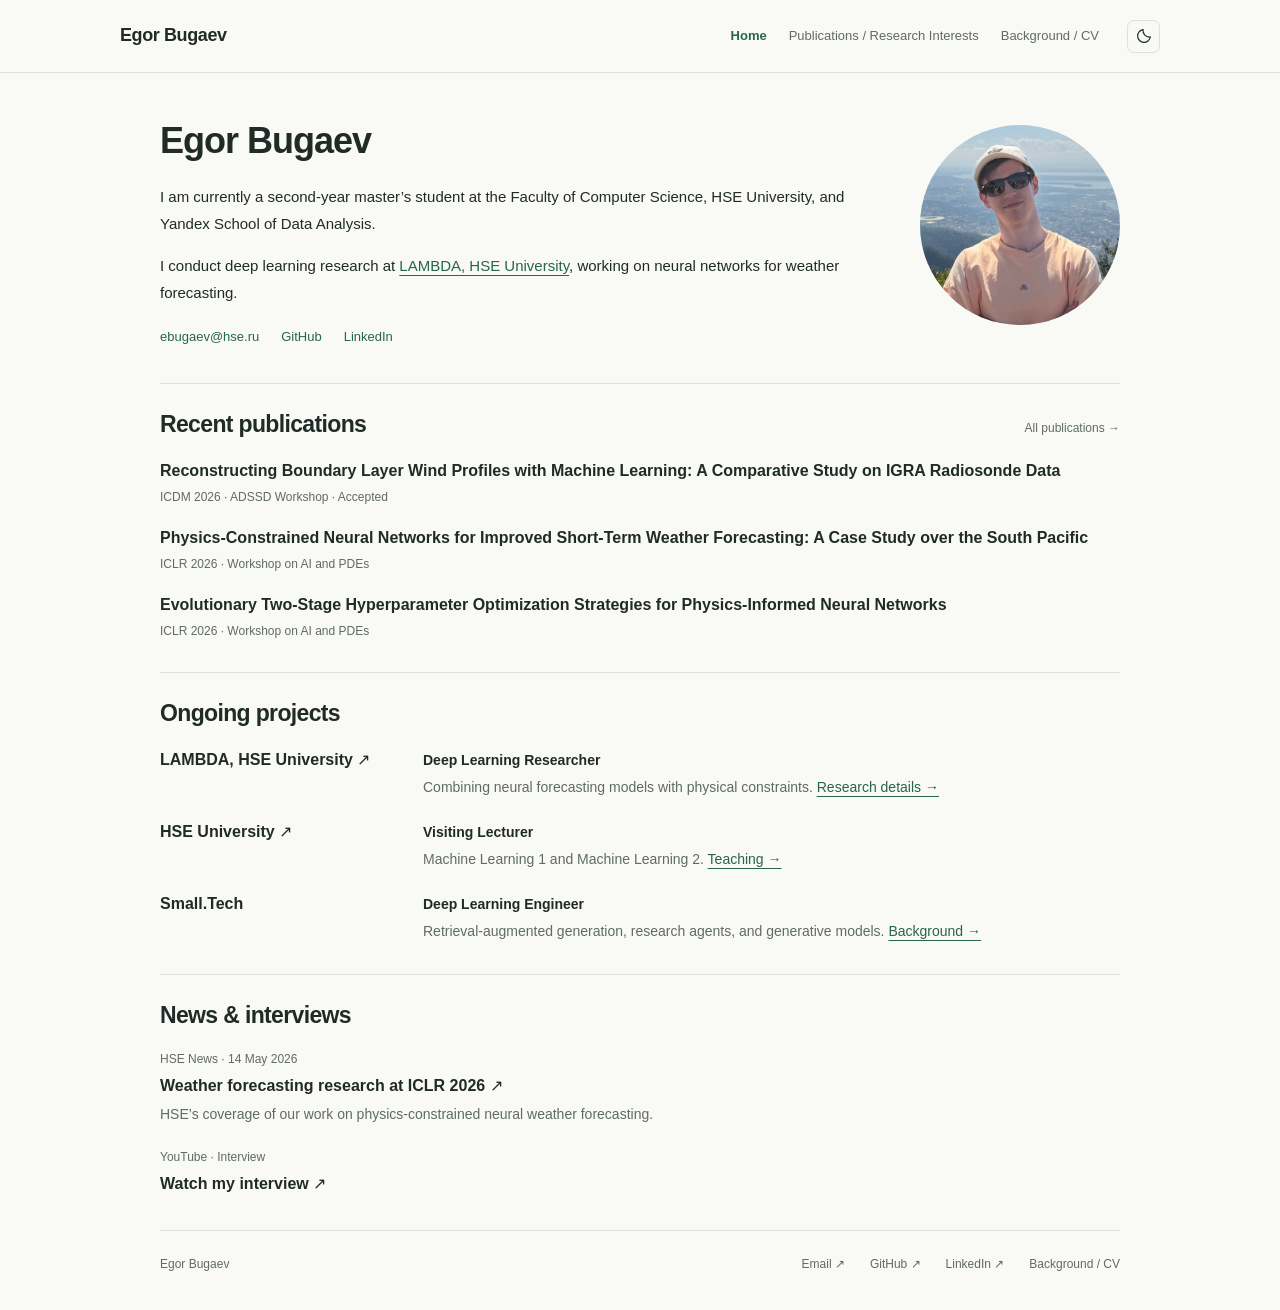
<file: index.html>
<!doctype html>
<html lang="en"><head><meta charset="utf-8"><meta name="viewport" content="width=device-width,initial-scale=1"><meta name="description" content="Egor Bugaev, second-year master’s student at HSE and Yandex School of Data Analysis, and deep learning researcher at LAMBDA."><meta name="theme-color" content="#f9f9f6"><title>Home · Egor Bugaev</title><link rel="icon" href="favicon.svg" type="image/svg+xml"><link rel="stylesheet" href="style.css"><script src="theme.js"></script><script src="site.js" defer></script></head>
<body class="academic-site"><a class="skip" href="#main">Skip to content</a><header class="site-header"><div class="header-inner"><a class="wordmark" href="index.html">Egor Bugaev</a><nav aria-label="Main navigation"><a href="index.html" aria-current="page">Home</a><a href="research.html">Publications / Research Interests</a><a href="about.html">Background / CV</a></nav><button class="theme-toggle" type="button" aria-label="Toggle dark mode" aria-pressed="false" hidden><svg viewBox="0 0 24 24" width="18" height="18" fill="none" stroke="currentColor" stroke-width="1.6" aria-hidden="true"><path d="M20.4 13.3A8.5 8.5 0 0 1 10.7 3.6 8.5 8.5 0 1 0 20.4 13.3Z"/></svg></button></div></header>
<main id="main"><section class="hero hero-with-portrait">
<div class="hero-text"><h1>Egor Bugaev</h1>
<p>I am currently a second-year master’s student at the Faculty of Computer Science, HSE University, and Yandex School of Data Analysis.</p>
<p>I conduct deep learning research at <a href="https://cs.hse.ru/iai/lambda/">LAMBDA, HSE University</a>, working on neural networks for weather forecasting.</p>
<div class="text-links"><a href="mailto:ebugaev@hse.ru">ebugaev@hse.ru</a><a href="https://github.com/epbugaev">GitHub</a><a href="https://www.linkedin.com/in/epbugaev/">LinkedIn</a></div></div>
<div class="portrait-crop"><img src="assets/profile.jpg" alt="Egor Bugaev outdoors overlooking the coast" width="960" height="1280" fetchpriority="high" decoding="async"></div></section>
<section class="section home-section" id="recent-publications" aria-labelledby="recent-publications-title">
  <div class="section-heading"><h2 id="recent-publications-title">Recent publications</h2><a href="research.html#publications">All publications →</a></div>
  <ul class="home-publications">
    <li><h3><a href="https://arxiv.org/abs/2611.13359">Reconstructing Boundary Layer Wind Profiles with Machine Learning: A Comparative Study on IGRA Radiosonde Data</a></h3><p class="entry-meta">ICDM 2026 · ADSSD Workshop · Accepted</p></li>
    <li><h3><a href="research.html#physics-constrained">Physics-Constrained Neural Networks for Improved Short-Term Weather Forecasting: A Case Study over the South Pacific</a></h3><p class="entry-meta">ICLR 2026 · Workshop on AI and PDEs</p></li>
    <li><h3><a href="research.html#pinn-optimization">Evolutionary Two-Stage Hyperparameter Optimization Strategies for Physics-Informed Neural Networks</a></h3><p class="entry-meta">ICLR 2026 · Workshop on AI and PDEs</p></li>
  </ul>
</section>
<section class="section home-section" id="ongoing-projects" aria-labelledby="ongoing-projects-title">
  <div class="section-heading"><h2 id="ongoing-projects-title">Ongoing projects</h2></div>
  <div class="current-work">
    <article><h3><a href="https://www.hse.ru/org/persons/510293181/" title="My HSE profile">LAMBDA, HSE University ↗</a></h3><div><p class="role-title">Deep Learning Researcher</p><p>Combining neural forecasting models with physical constraints. <a href="research.html#forecasting">Research details →</a></p></div></article>
    <article><h3><a href="https://www.hse.ru/org/persons/510293181/" title="My HSE profile">HSE University ↗</a></h3><div><p class="role-title">Visiting Lecturer</p><p>Machine Learning 1 and Machine Learning 2. <a href="about.html#teaching">Teaching →</a></p></div></article>
    <article><h3>Small.Tech</h3><div><p class="role-title">Deep Learning Engineer</p><p>Retrieval-augmented generation, research agents, and generative models. <a href="about.html#engineering">Background →</a></p></div></article>
  </div>
</section>
<section class="section home-section" id="news" aria-labelledby="news-title">
  <div class="section-heading"><h2 id="news-title">News &amp; interviews</h2></div>
  <ul class="home-news">
    <li><p class="entry-meta">HSE News · <time datetime="2026-05-14">14 May 2026</time></p><h3><a href="https://www.hse.ru/en/news/1158891081.html">Weather forecasting research at ICLR 2026 ↗</a></h3><p>HSE’s coverage of our work on physics-constrained neural weather forecasting.</p></li>
    <li><p class="entry-meta">YouTube · Interview</p><h3><a href="https://www.youtube.com/watch?v=sknjykD-WpU">Watch my interview ↗</a></h3></li>
  </ul>
</section>
</main><footer><span>Egor Bugaev</span><div><a href="mailto:ebugaev@hse.ru">Email ↗</a><a href="https://github.com/epbugaev">GitHub ↗</a><a href="https://www.linkedin.com/in/epbugaev/">LinkedIn ↗</a><a href="about.html">Background / CV</a></div></footer></body></html>
</file>
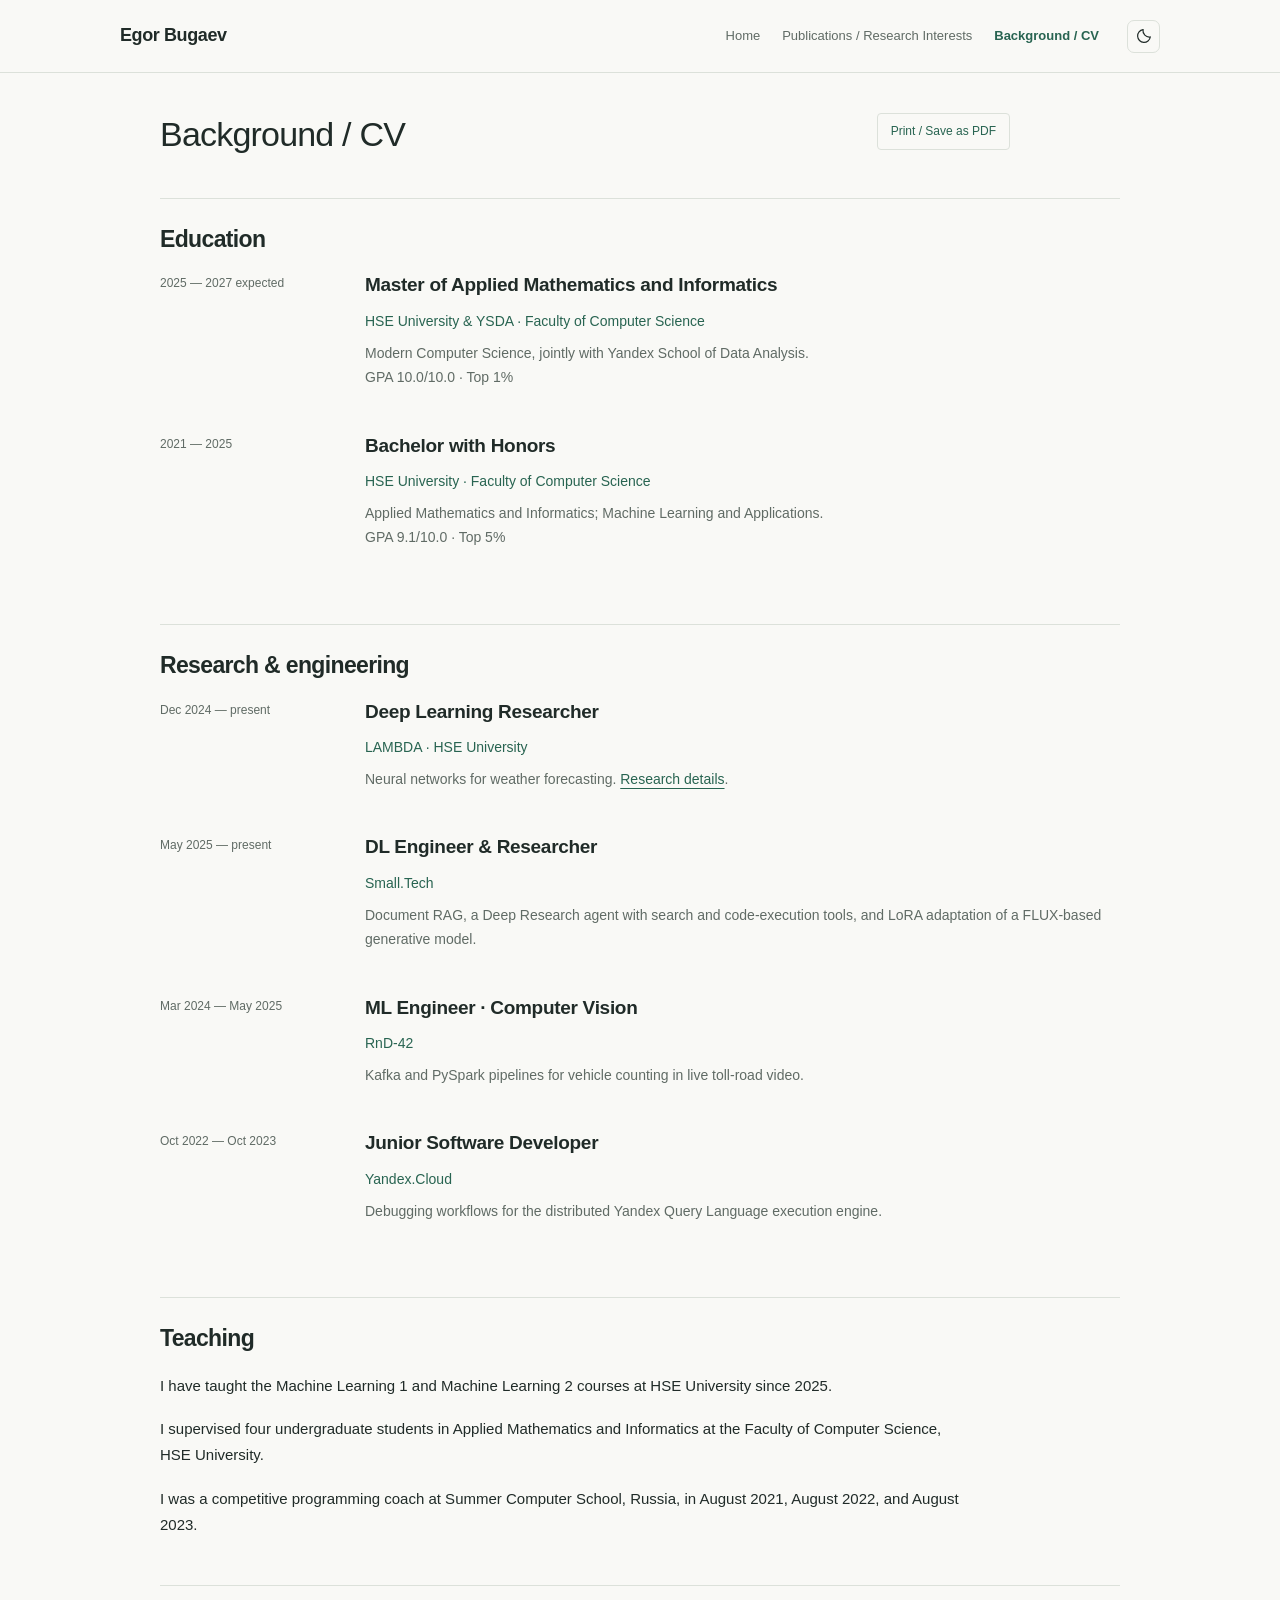
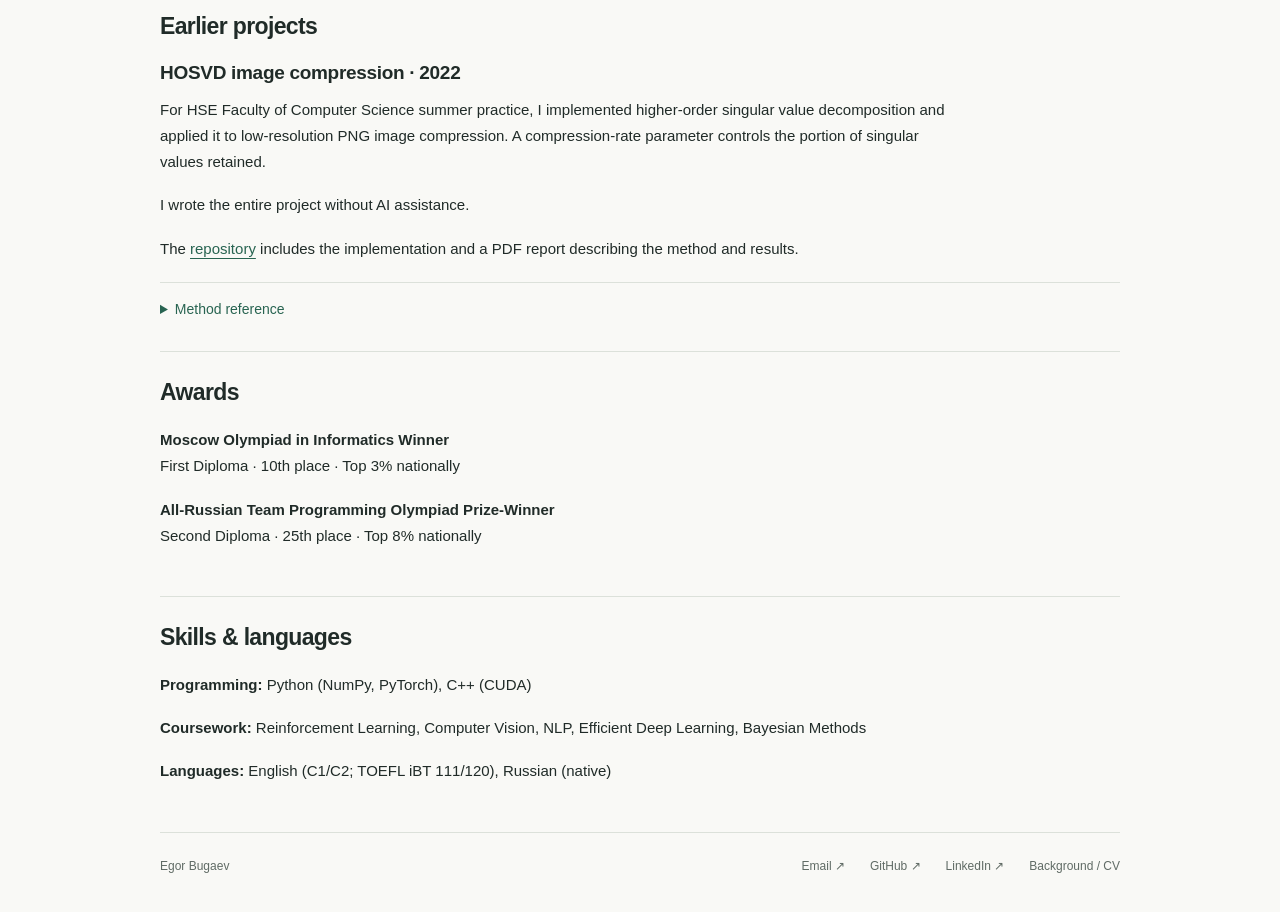
<file: about.html>
<!doctype html>
<html lang="en"><head><meta charset="utf-8"><meta name="viewport" content="width=device-width,initial-scale=1"><meta name="description" content="Egor Bugaev’s education, research and industry experience, teaching, awards, and technical skills."><meta name="theme-color" content="#f9f9f6"><title>Background / CV · Egor Bugaev</title><link rel="icon" href="favicon.svg" type="image/svg+xml"><link rel="stylesheet" href="style.css"><script src="theme.js"></script><script src="site.js" defer></script></head>
<body class="academic-site"><a class="skip" href="#main">Skip to content</a><header class="site-header"><div class="header-inner"><a class="wordmark" href="index.html">Egor Bugaev</a><nav aria-label="Main navigation"><a href="index.html">Home</a><a href="research.html">Publications / Research Interests</a><a href="about.html" aria-current="page">Background / CV</a></nav><button class="theme-toggle" type="button" aria-label="Toggle dark mode" aria-pressed="false" hidden><svg viewBox="0 0 24 24" width="18" height="18" fill="none" stroke="currentColor" stroke-width="1.6" aria-hidden="true"><path d="M20.4 13.3A8.5 8.5 0 0 1 10.7 3.6 8.5 8.5 0 1 0 20.4 13.3Z"/></svg></button></div></header>
<main id="main">
<section class="page-intro"><button class="print-button" type="button" data-print hidden>Print / Save as PDF</button><h1>Background / CV</h1><p class="cv-print-identity">Egor Bugaev · ebugaev@hse.ru · github.com/epbugaev</p></section>
<section id="education" class="section" aria-labelledby="education-title">
      <div class="section-heading"><h2 id="education-title">Education</h2></div>
      <div class="timeline">
        <article><p class="date">2025 — 2027 expected</p><div><h3>Master of Applied Mathematics and Informatics</h3><p class="organization">HSE University &amp; YSDA · Faculty of Computer Science</p><p>Modern Computer Science, jointly with Yandex School of Data Analysis.<br>GPA 10.0/10.0 · Top 1%</p></div></article>
        <article><p class="date">2021 — 2025</p><div><h3>Bachelor with Honors</h3><p class="organization">HSE University · Faculty of Computer Science</p><p>Applied Mathematics and Informatics; Machine Learning and Applications.<br>GPA 9.1/10.0 · Top 5%</p></div></article>
      </div>
    </section>
<section id="engineering" class="section" aria-labelledby="experience-title">
      <div class="section-heading"><h2 id="experience-title">Research & engineering</h2></div>
      <div class="timeline">
        <article><p class="date">Dec 2024 — present</p><div><h3>Deep Learning Researcher</h3><p class="organization">LAMBDA · HSE University</p><p>Neural networks for weather forecasting. <a href="research.html#forecasting">Research details</a>.</p></div></article>
        <article><p class="date">May 2025 — present</p><div><h3>DL Engineer & Researcher</h3><p class="organization">Small.Tech</p><p>Document RAG, a Deep Research agent with search and code-execution tools, and LoRA adaptation of a FLUX-based generative model.</p></div></article>
        <article><p class="date">Mar 2024 — May 2025</p><div><h3>ML Engineer · Computer Vision</h3><p class="organization">RnD-42</p><p>Kafka and PySpark pipelines for vehicle counting in live toll-road video.</p></div></article>
        <article><p class="date">Oct 2022 — Oct 2023</p><div><h3>Junior Software Developer</h3><p class="organization">Yandex.Cloud</p><p>Debugging workflows for the distributed Yandex Query Language execution engine.</p></div></article>
      </div>
    </section>
<section class="section" id="teaching"><div class="section-heading"><h2>Teaching</h2></div><p>I have taught the Machine Learning 1 and Machine Learning 2 courses at HSE University since 2025.</p><p>I supervised four undergraduate students in Applied Mathematics and Informatics at the Faculty of Computer Science, HSE University.</p><p>I was a competitive programming coach at Summer Computer School, Russia, in August 2021, August 2022, and August 2023.</p></section>
<section class="section" id="software"><div class="section-heading"><h2>Earlier projects</h2></div><h3>HOSVD image compression · 2022</h3><p>For HSE Faculty of Computer Science summer practice, I implemented higher-order singular value decomposition and applied it to low-resolution PNG image compression. A compression-rate parameter controls the portion of singular values retained.</p><p>I wrote the entire project without AI assistance.</p><p>The <a href="https://github.com/epbugaev/HOSVD-image-compression">repository</a> includes the implementation and a PDF report describing the method and results.</p><details class="research-details"><summary>Method reference</summary><p>Lieven De Lathauwer, Bart De Moor, and Joos Vandewalle. “A Multilinear Singular Value Decomposition.” <em>SIAM Journal on Matrix Analysis and Applications</em>, vol. 21, pp. 1253–1278, 2000.</p></details></section>
<section class="section"><div class="section-heading"><h2>Awards</h2></div><p><strong>Moscow Olympiad in Informatics Winner</strong><br>First Diploma · 10th place · Top 3% nationally</p><p><strong>All-Russian Team Programming Olympiad Prize-Winner</strong><br>Second Diploma · 25th place · Top 8% nationally</p></section>
<section class="section"><div class="section-heading"><h2>Skills & languages</h2></div><p><strong>Programming:</strong> Python (NumPy, PyTorch), C++ (CUDA)</p><p><strong>Coursework:</strong> Reinforcement Learning, Computer Vision, NLP, Efficient Deep Learning, Bayesian Methods</p><p><strong>Languages:</strong> English (C1/C2; TOEFL iBT 111/120), Russian (native)</p></section></main><footer><span>Egor Bugaev</span><div><a href="mailto:ebugaev@hse.ru">Email ↗</a><a href="https://github.com/epbugaev">GitHub ↗</a><a href="https://www.linkedin.com/in/epbugaev/">LinkedIn ↗</a><a href="about.html">Background / CV</a></div></footer></body></html>
</file>
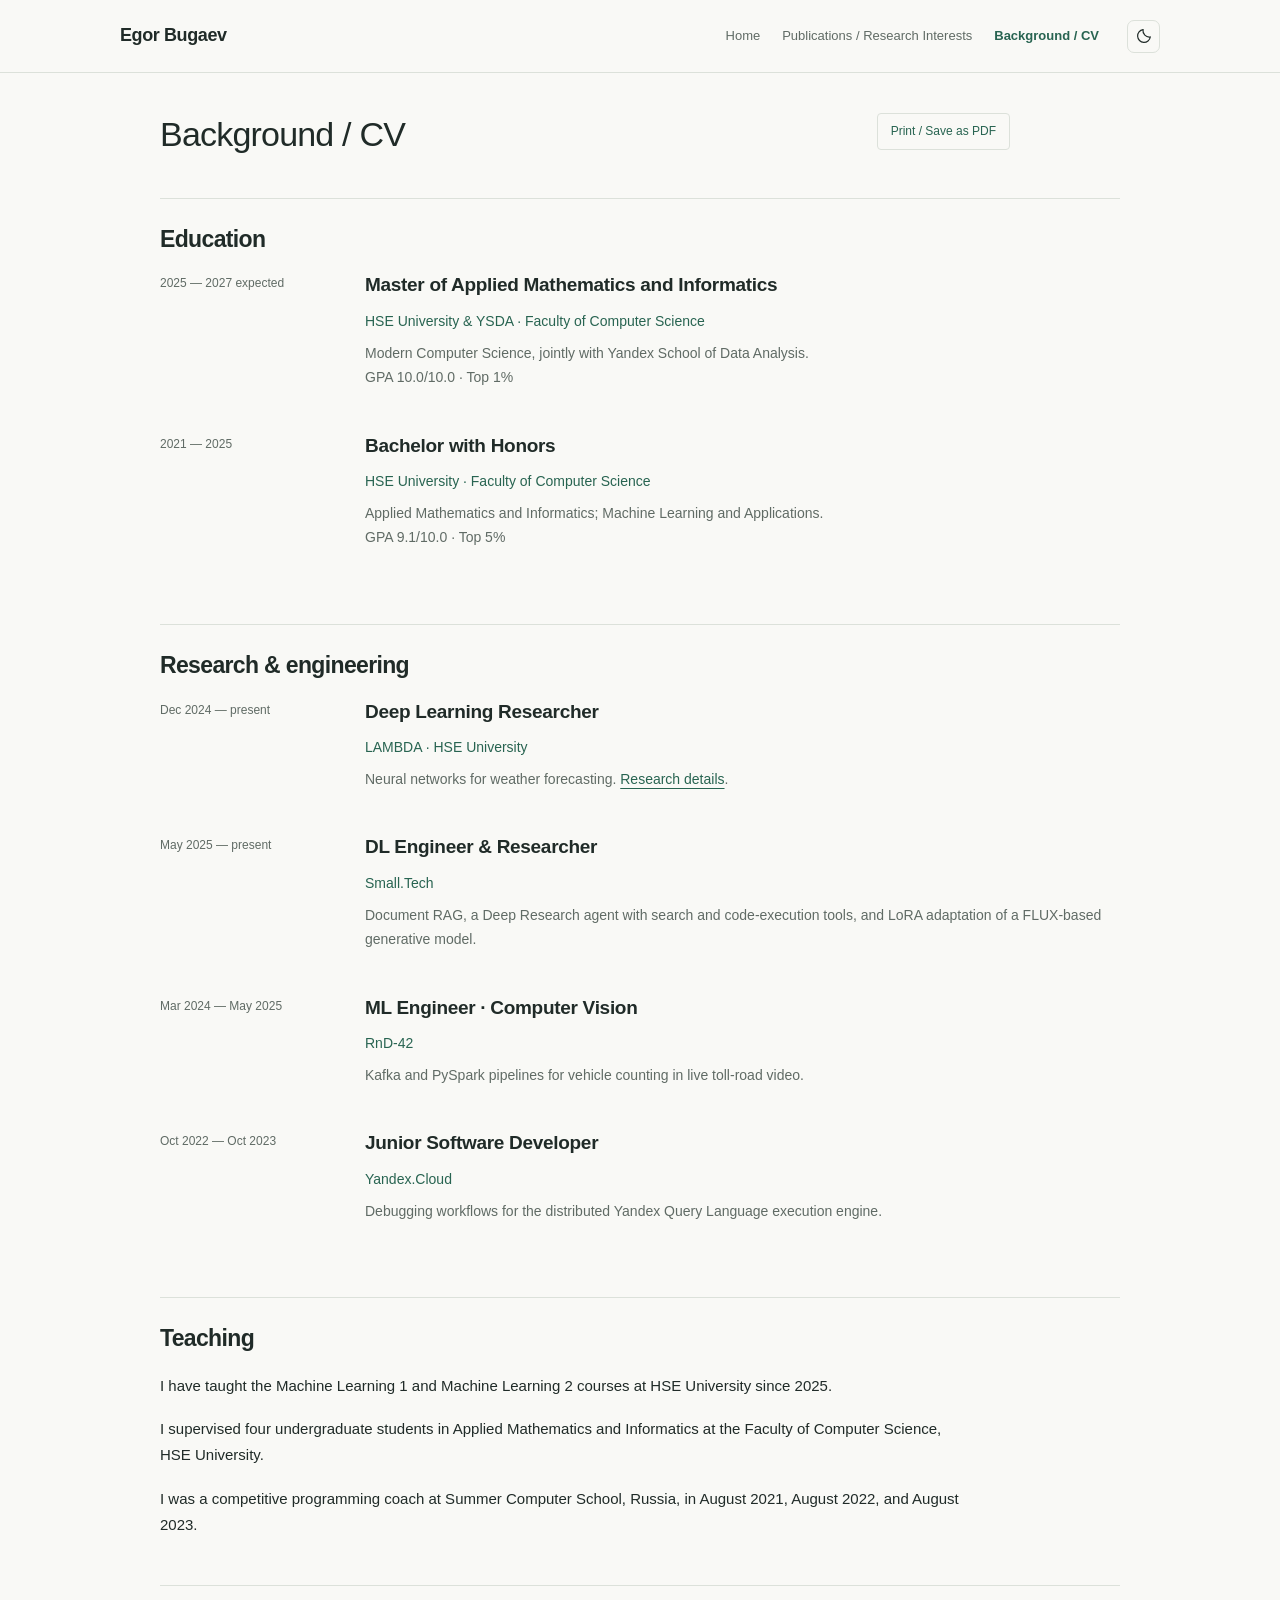
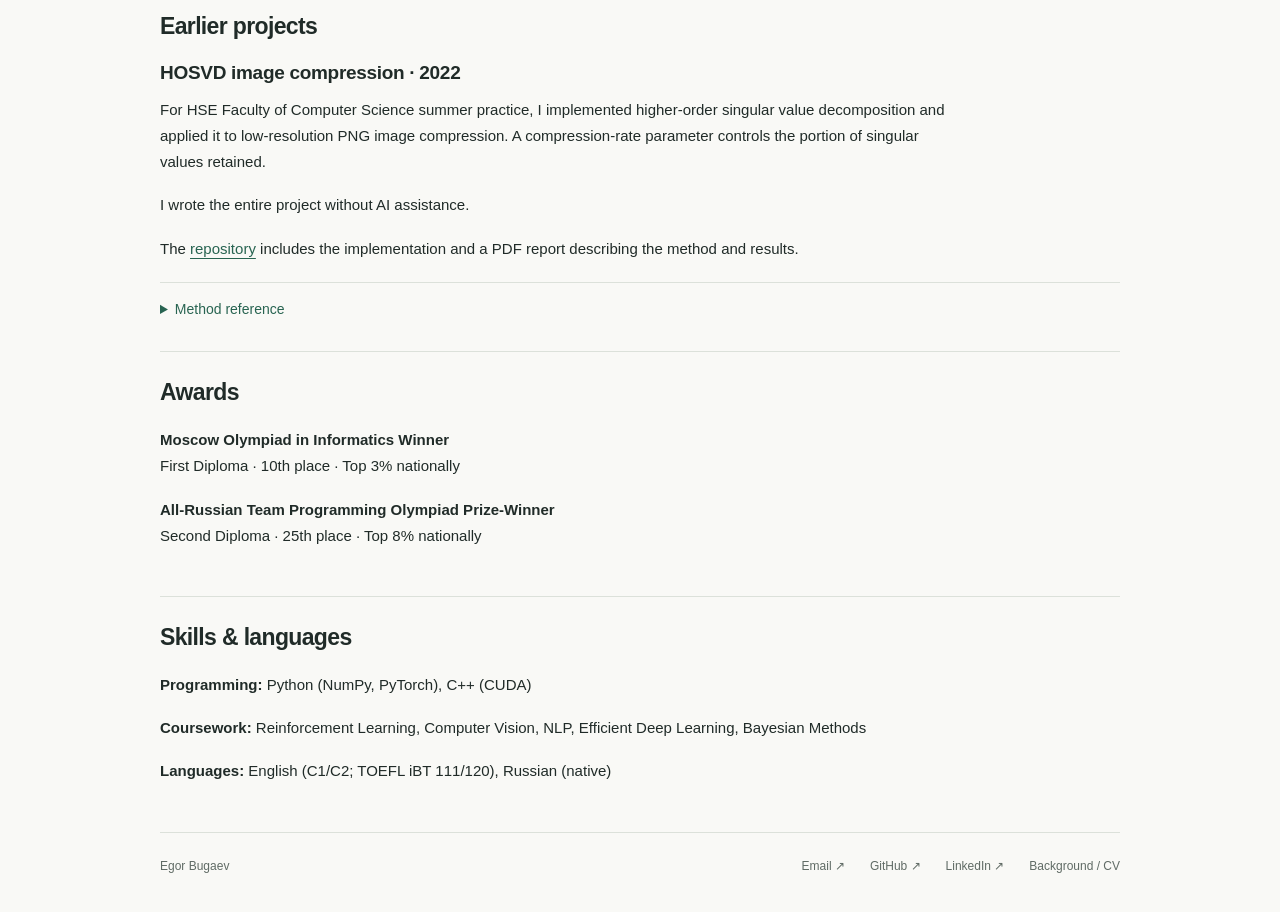
<file: cv.html>
<!doctype html>
<html lang="en"><head><meta charset="utf-8"><meta http-equiv="refresh" content="0;url=about.html"><meta name="viewport" content="width=device-width,initial-scale=1"><meta name="description" content="Background / CV"><meta name="theme-color" content="#f9f9f6"><title>Background / CV · Egor Bugaev</title><link rel="icon" href="favicon.svg" type="image/svg+xml"><link rel="stylesheet" href="style.css"><script src="theme.js"></script><script src="site.js" defer></script></head>
<body class="academic-site"><a class="skip" href="#main">Skip to content</a><header class="site-header"><div class="header-inner"><a class="wordmark" href="index.html">Egor Bugaev</a><nav aria-label="Main navigation"><a href="index.html">Home</a><a href="research.html">Publications / Research Interests</a><a href="about.html">Background / CV</a></nav><button class="theme-toggle" type="button" aria-label="Toggle dark mode" aria-pressed="false" hidden><svg viewBox="0 0 24 24" width="18" height="18" fill="none" stroke="currentColor" stroke-width="1.6" aria-hidden="true"><path d="M20.4 13.3A8.5 8.5 0 0 1 10.7 3.6 8.5 8.5 0 1 0 20.4 13.3Z"/></svg></button></div></header>
<main id="main"><section class="page-intro"><h1>Background / CV</h1><p><a href="about.html">Continue to background / cv</a>.</p></section></main><footer><span>Egor Bugaev</span><div><a href="mailto:ebugaev@hse.ru">Email ↗</a><a href="https://github.com/epbugaev">GitHub ↗</a><a href="https://www.linkedin.com/in/epbugaev/">LinkedIn ↗</a><a href="about.html">Background / CV</a></div></footer></body></html>
</file>
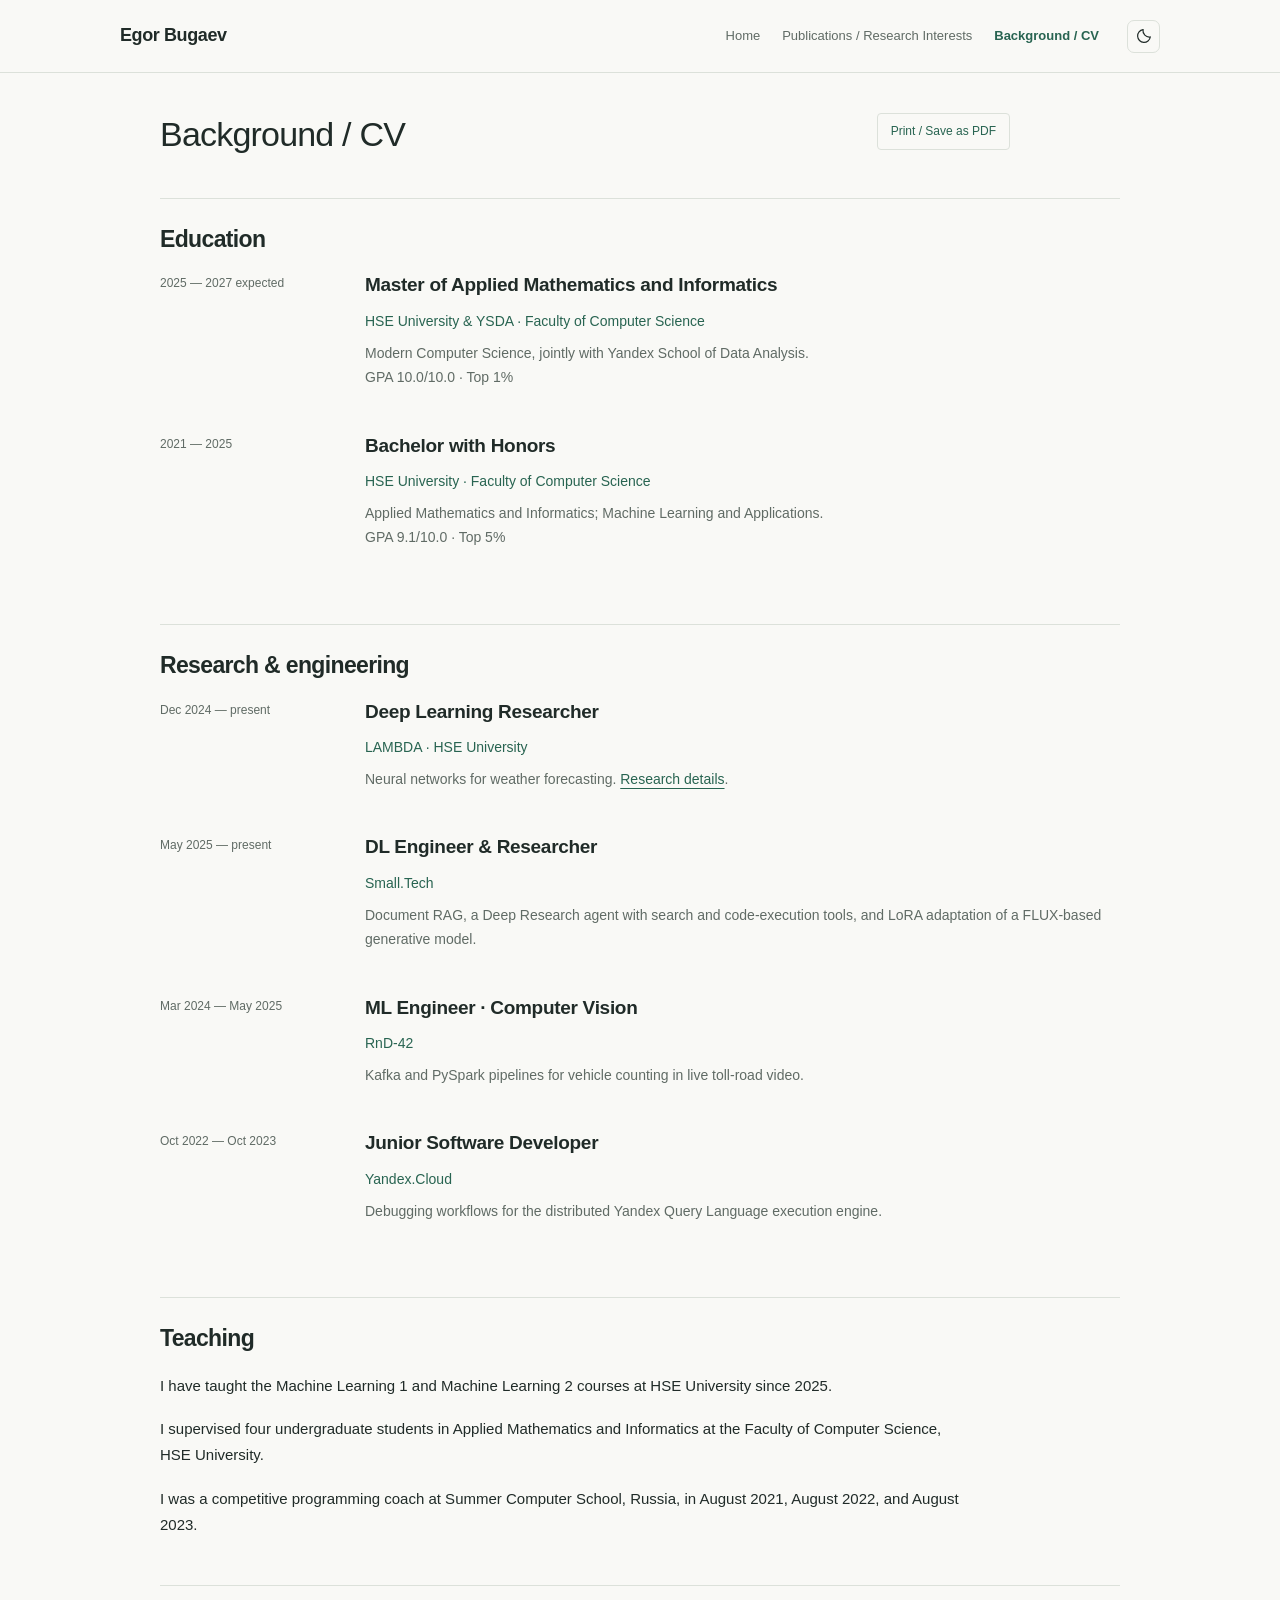
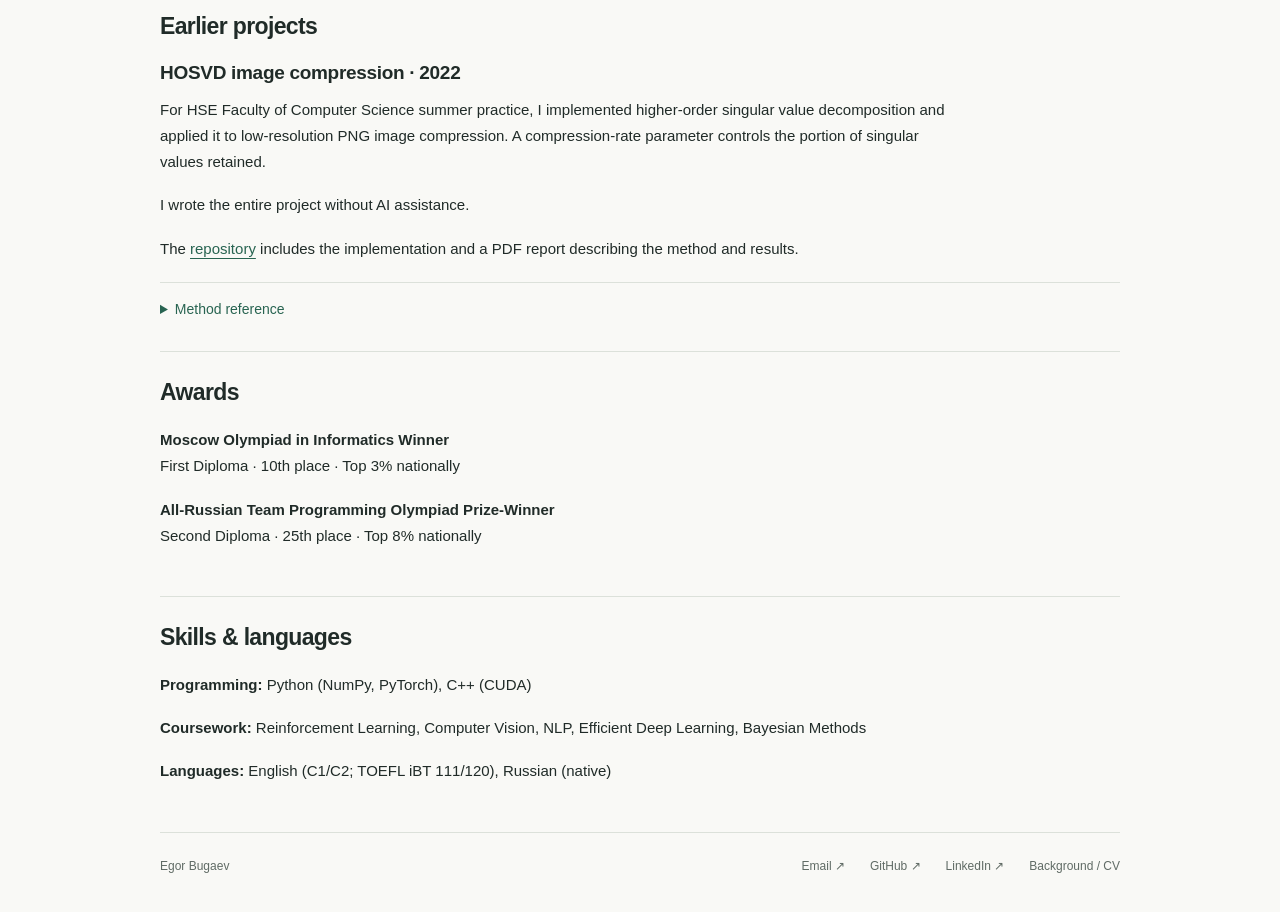
<file: ml-systems.html>
<!doctype html>
<html lang="en"><head><meta charset="utf-8"><meta http-equiv="refresh" content="0;url=about.html#engineering"><meta name="viewport" content="width=device-width,initial-scale=1"><meta name="description" content="Experience"><meta name="theme-color" content="#f9f9f6"><title>Experience · Egor Bugaev</title><link rel="icon" href="favicon.svg" type="image/svg+xml"><link rel="stylesheet" href="style.css"><script src="theme.js"></script><script src="site.js" defer></script></head>
<body class="academic-site"><a class="skip" href="#main">Skip to content</a><header class="site-header"><div class="header-inner"><a class="wordmark" href="index.html">Egor Bugaev</a><nav aria-label="Main navigation"><a href="index.html">Home</a><a href="research.html">Publications / Research Interests</a><a href="about.html">Background / CV</a></nav><button class="theme-toggle" type="button" aria-label="Toggle dark mode" aria-pressed="false" hidden><svg viewBox="0 0 24 24" width="18" height="18" fill="none" stroke="currentColor" stroke-width="1.6" aria-hidden="true"><path d="M20.4 13.3A8.5 8.5 0 0 1 10.7 3.6 8.5 8.5 0 1 0 20.4 13.3Z"/></svg></button></div></header>
<main id="main"><section class="page-intro"><h1>Experience</h1><p><a href="about.html#engineering">Continue to experience</a>.</p></section></main><footer><span>Egor Bugaev</span><div><a href="mailto:ebugaev@hse.ru">Email ↗</a><a href="https://github.com/epbugaev">GitHub ↗</a><a href="https://www.linkedin.com/in/epbugaev/">LinkedIn ↗</a><a href="about.html">Background / CV</a></div></footer></body></html>
</file>
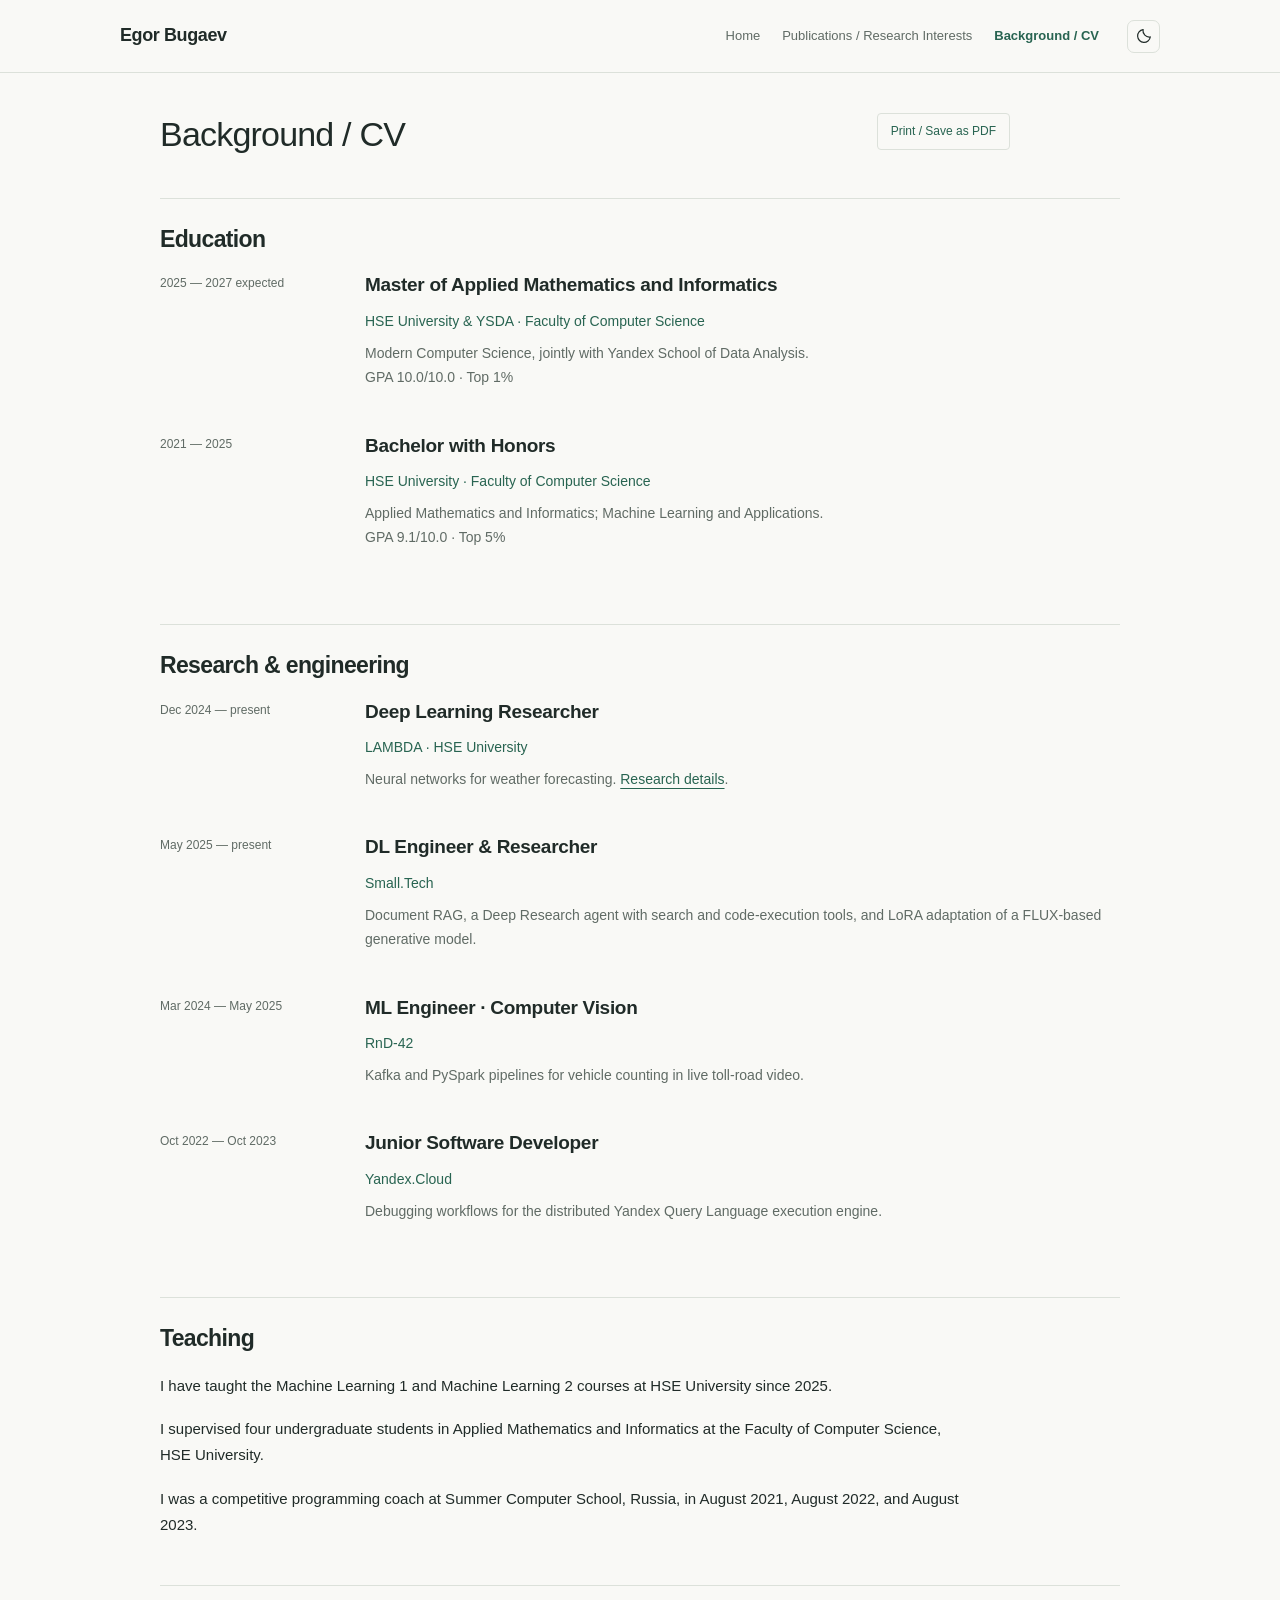
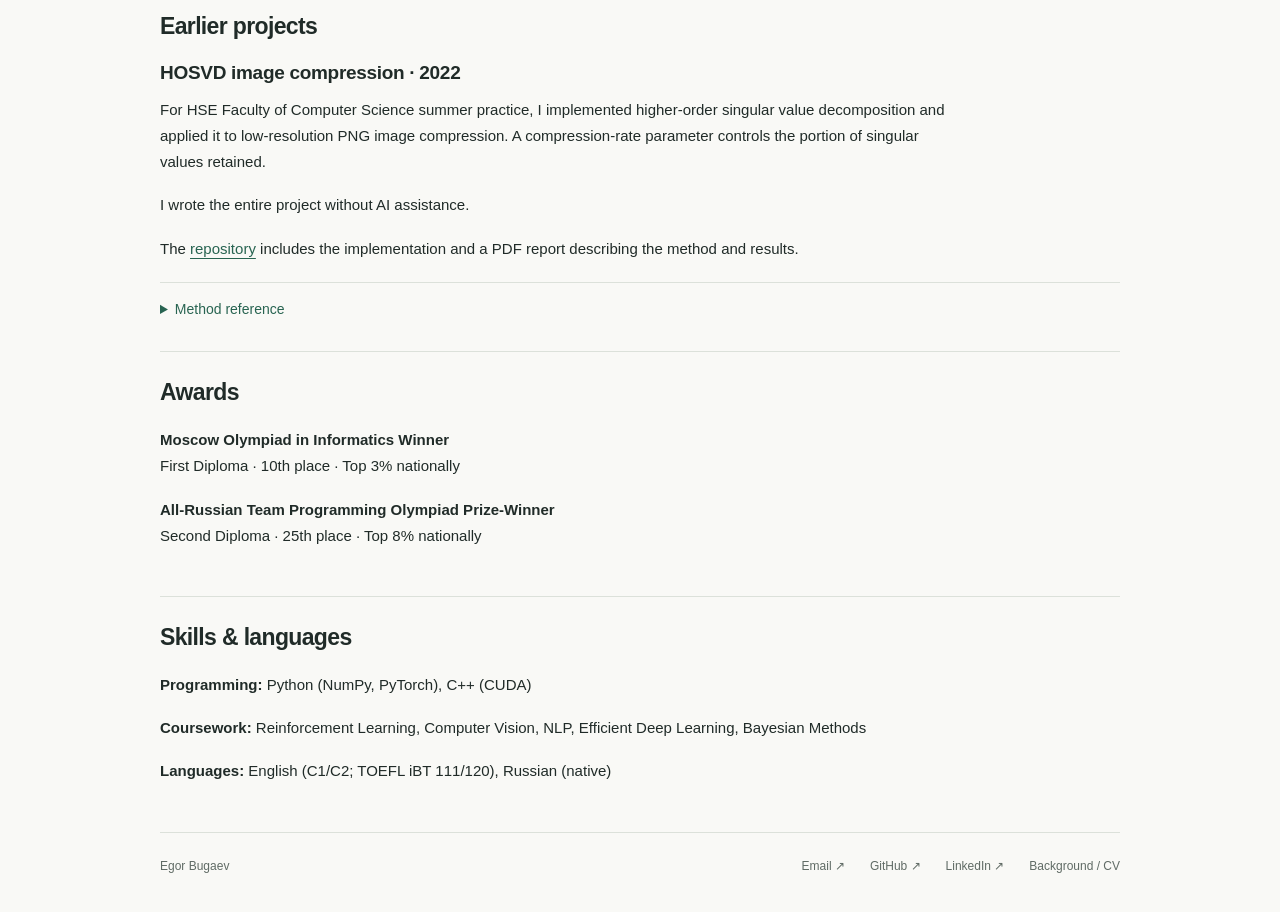
<file: projects.html>
<!doctype html>
<html lang="en"><head><meta charset="utf-8"><meta http-equiv="refresh" content="0;url=about.html#software"><meta name="viewport" content="width=device-width,initial-scale=1"><meta name="description" content="Earlier projects"><meta name="theme-color" content="#f9f9f6"><title>Earlier projects · Egor Bugaev</title><link rel="icon" href="favicon.svg" type="image/svg+xml"><link rel="stylesheet" href="style.css"><script src="theme.js"></script><script src="site.js" defer></script></head>
<body class="academic-site"><a class="skip" href="#main">Skip to content</a><header class="site-header"><div class="header-inner"><a class="wordmark" href="index.html">Egor Bugaev</a><nav aria-label="Main navigation"><a href="index.html">Home</a><a href="research.html">Publications / Research Interests</a><a href="about.html">Background / CV</a></nav><button class="theme-toggle" type="button" aria-label="Toggle dark mode" aria-pressed="false" hidden><svg viewBox="0 0 24 24" width="18" height="18" fill="none" stroke="currentColor" stroke-width="1.6" aria-hidden="true"><path d="M20.4 13.3A8.5 8.5 0 0 1 10.7 3.6 8.5 8.5 0 1 0 20.4 13.3Z"/></svg></button></div></header>
<main id="main"><section class="page-intro"><h1>Earlier projects</h1><p><a href="about.html#software">Continue to earlier projects</a>.</p></section></main><footer><span>Egor Bugaev</span><div><a href="mailto:ebugaev@hse.ru">Email ↗</a><a href="https://github.com/epbugaev">GitHub ↗</a><a href="https://www.linkedin.com/in/epbugaev/">LinkedIn ↗</a><a href="about.html">Background / CV</a></div></footer></body></html>
</file>
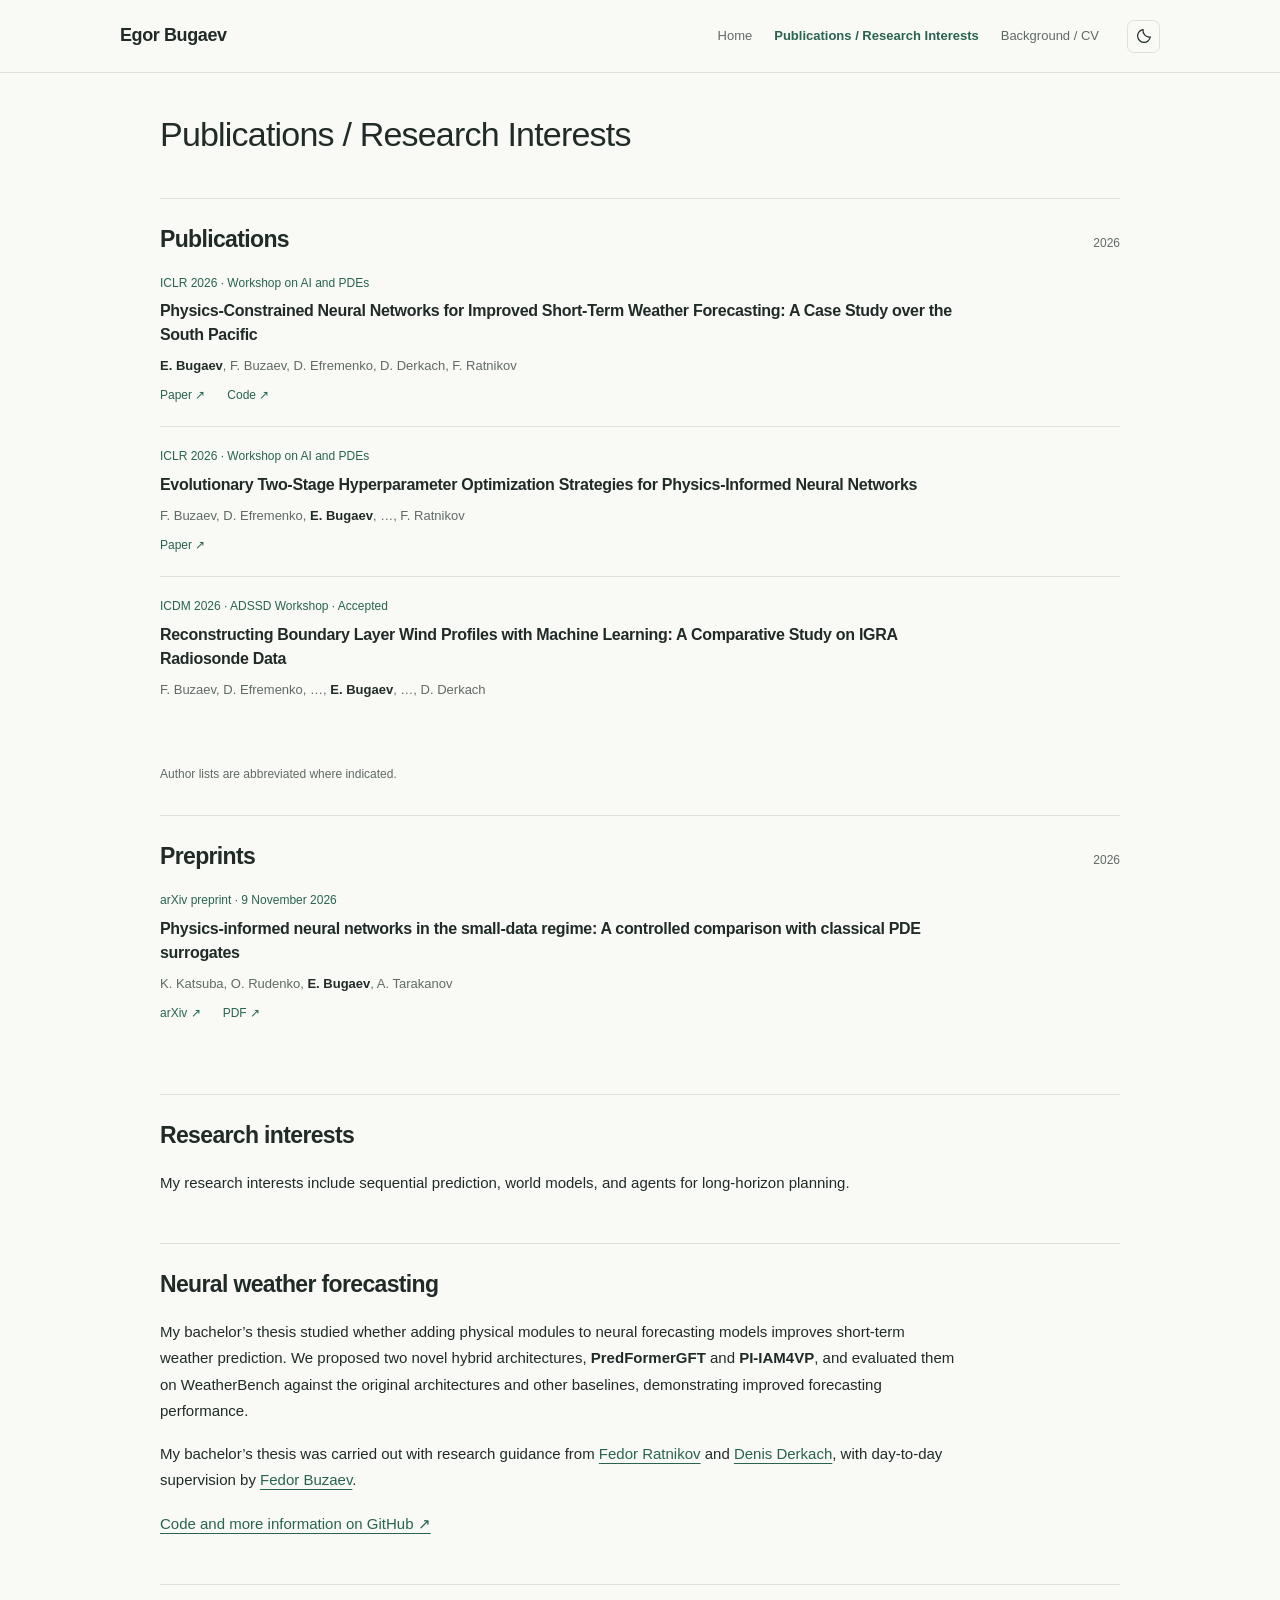
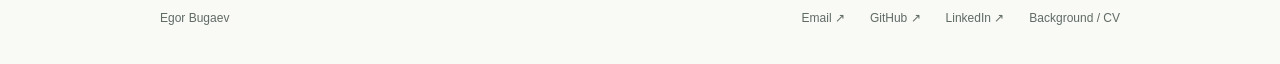
<file: publications.html>
<!doctype html>
<html lang="en"><head><meta charset="utf-8"><meta http-equiv="refresh" content="0;url=research.html#publications"><meta name="viewport" content="width=device-width,initial-scale=1"><meta name="description" content="Publications"><meta name="theme-color" content="#f9f9f6"><title>Publications · Egor Bugaev</title><link rel="icon" href="favicon.svg" type="image/svg+xml"><link rel="stylesheet" href="style.css"><script src="theme.js"></script><script src="site.js" defer></script></head>
<body class="academic-site"><a class="skip" href="#main">Skip to content</a><header class="site-header"><div class="header-inner"><a class="wordmark" href="index.html">Egor Bugaev</a><nav aria-label="Main navigation"><a href="index.html">Home</a><a href="research.html">Publications / Research Interests</a><a href="about.html">Background / CV</a></nav><button class="theme-toggle" type="button" aria-label="Toggle dark mode" aria-pressed="false" hidden><svg viewBox="0 0 24 24" width="18" height="18" fill="none" stroke="currentColor" stroke-width="1.6" aria-hidden="true"><path d="M20.4 13.3A8.5 8.5 0 0 1 10.7 3.6 8.5 8.5 0 1 0 20.4 13.3Z"/></svg></button></div></header>
<main id="main"><section class="page-intro"><h1>Publications</h1><p><a href="research.html#publications">Continue to publications</a>.</p></section></main><footer><span>Egor Bugaev</span><div><a href="mailto:ebugaev@hse.ru">Email ↗</a><a href="https://github.com/epbugaev">GitHub ↗</a><a href="https://www.linkedin.com/in/epbugaev/">LinkedIn ↗</a><a href="about.html">Background / CV</a></div></footer></body></html>
</file>
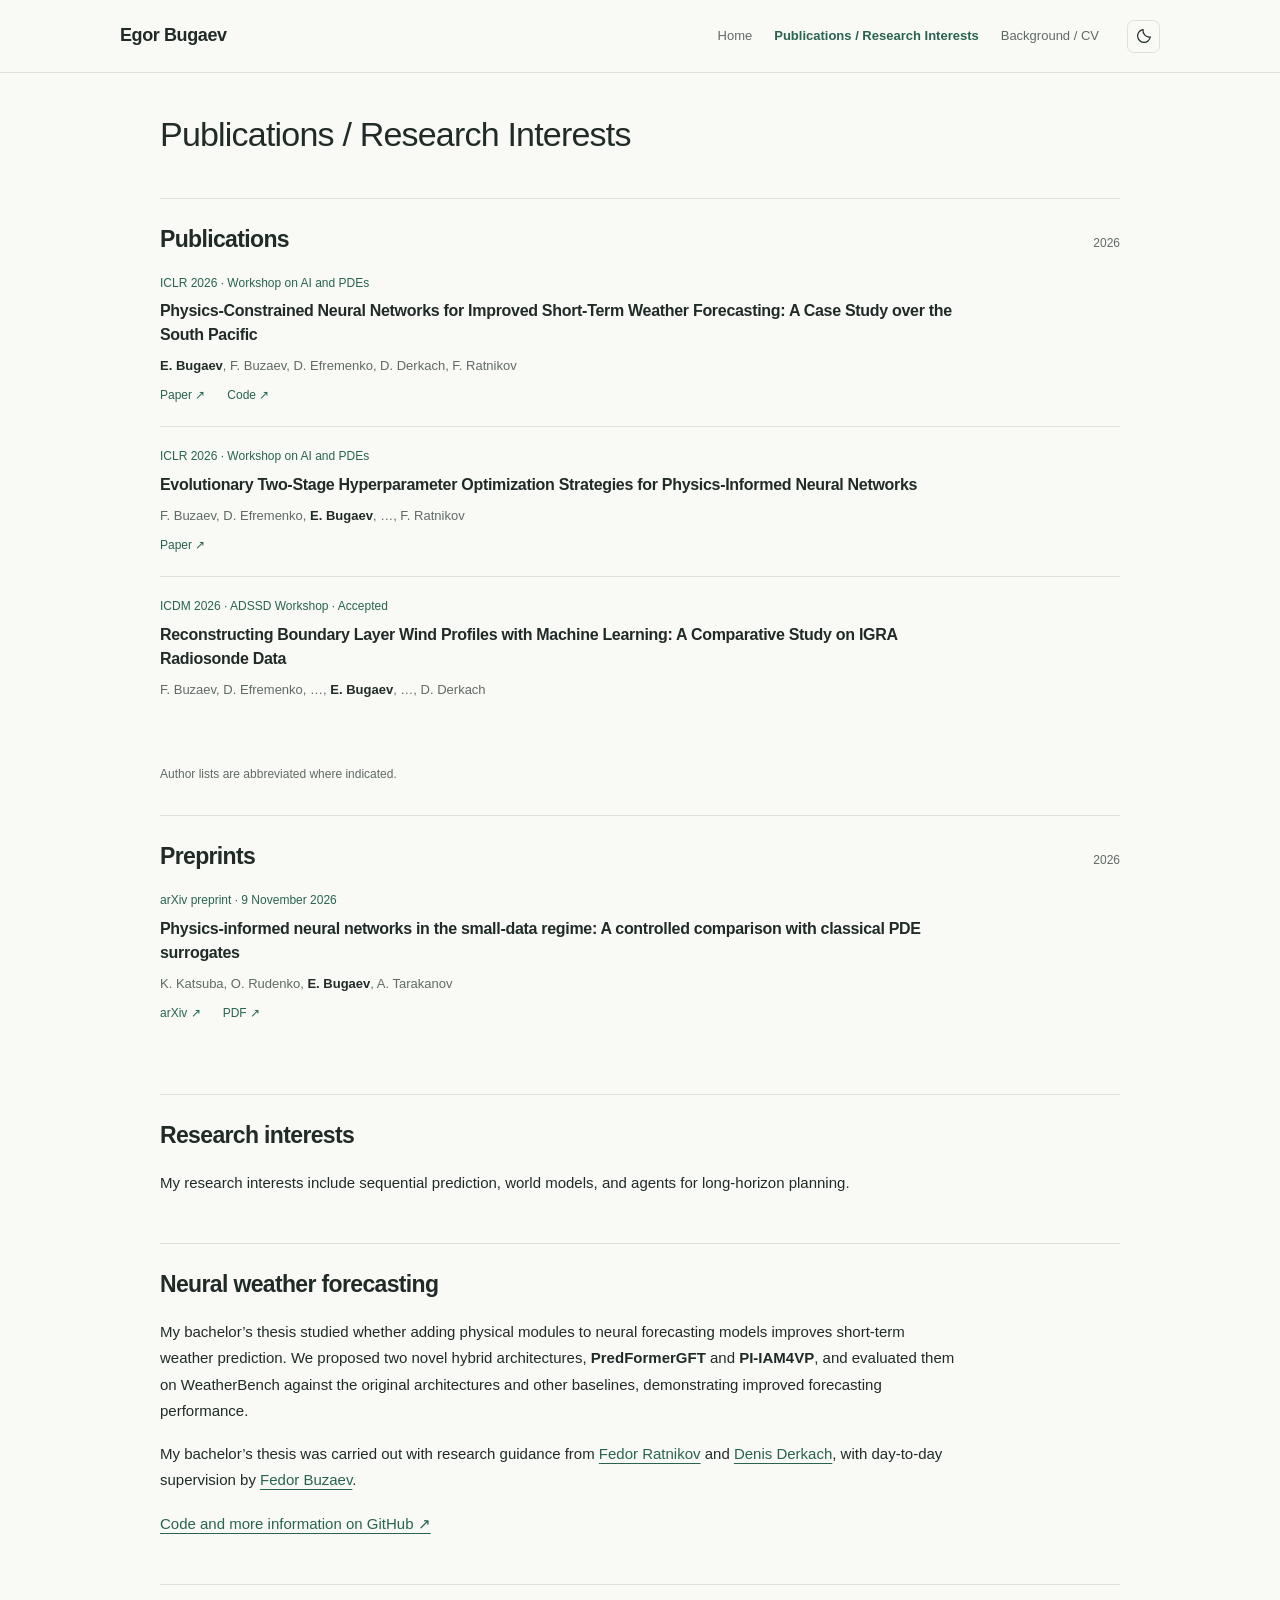
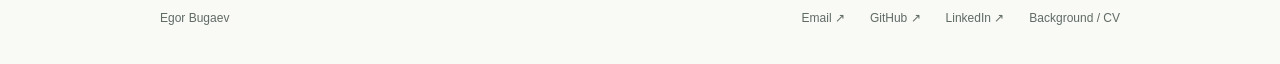
<file: research.html>
<!doctype html>
<html lang="en"><head><meta charset="utf-8"><meta name="viewport" content="width=device-width,initial-scale=1"><meta name="description" content="Egor Bugaev’s publications, research interests, and work on neural weather forecasting."><meta name="theme-color" content="#f9f9f6"><title>Publications / Research Interests · Egor Bugaev</title><link rel="icon" href="favicon.svg" type="image/svg+xml"><link rel="stylesheet" href="style.css"><script src="theme.js"></script><script src="site.js" defer></script></head>
<body class="academic-site"><a class="skip" href="#main">Skip to content</a><header class="site-header"><div class="header-inner"><a class="wordmark" href="index.html">Egor Bugaev</a><nav aria-label="Main navigation"><a href="index.html">Home</a><a href="research.html" aria-current="page">Publications / Research Interests</a><a href="about.html">Background / CV</a></nav><button class="theme-toggle" type="button" aria-label="Toggle dark mode" aria-pressed="false" hidden><svg viewBox="0 0 24 24" width="18" height="18" fill="none" stroke="currentColor" stroke-width="1.6" aria-hidden="true"><path d="M20.4 13.3A8.5 8.5 0 0 1 10.7 3.6 8.5 8.5 0 1 0 20.4 13.3Z"/></svg></button></div></header>
<main id="main">
<section class="page-intro"><h1>Publications / Research Interests</h1></section>
<section class="section" id="publications"><div class="section-heading"><h2>Publications</h2><span>2026</span></div><article class="publication" id="physics-constrained"><p class="eyebrow">ICLR 2026 · Workshop on AI and PDEs</p><h3><a href="https://openreview.net/forum?id=JpmWB3TrkF">Physics-Constrained Neural Networks for Improved Short-Term Weather Forecasting: A Case Study over the South Pacific</a></h3><p class="authors"><strong>E. Bugaev</strong>, F. Buzaev, D. Efremenko, D. Derkach, F. Ratnikov</p><div class="text-links"><a href="https://openreview.net/forum?id=JpmWB3TrkF">Paper ↗</a><a href="https://github.com/epbugaev/WeatherPredictions">Code ↗</a></div></article><article class="publication" id="pinn-optimization"><p class="eyebrow">ICLR 2026 · Workshop on AI and PDEs</p><h3><a href="https://openreview.net/forum?id=dLIee0uAui">Evolutionary Two-Stage Hyperparameter Optimization Strategies for Physics-Informed Neural Networks</a></h3><p class="authors">F. Buzaev, D. Efremenko, <strong>E. Bugaev</strong>, …, F. Ratnikov</p><div class="text-links"><a href="https://openreview.net/forum?id=dLIee0uAui">Paper ↗</a></div></article><article class="publication" id="wind-profiles"><p class="eyebrow">ICDM 2026 · ADSSD Workshop · Accepted</p><h3><a href="https://arxiv.org/abs/2611.13359">Reconstructing Boundary Layer Wind Profiles with Machine Learning: A Comparative Study on IGRA Radiosonde Data</a></h3><p class="authors">F. Buzaev, D. Efremenko, …, <strong>E. Bugaev</strong>, …, D. Derkach</p><div class="text-links"></div></article><p class="small-note">Author lists are abbreviated where indicated.</p></section>
<section class="section" id="preprints"><div class="section-heading"><h2>Preprints</h2><span>2026</span></div>
<article class="publication" id="pinn-small-data"><p class="eyebrow">arXiv preprint · 9 November 2026</p><h3><a href="https://arxiv.org/abs/2611.12424">Physics-informed neural networks in the small-data regime: A controlled comparison with classical PDE surrogates</a></h3><p class="authors">K. Katsuba, O. Rudenko, <strong>E. Bugaev</strong>, A. Tarakanov</p><div class="text-links"><a href="https://arxiv.org/abs/2611.12424">arXiv ↗</a><a href="https://arxiv.org/pdf/2611.12424">PDF ↗</a></div></article></section>
<section class="section" id="interests"><div class="section-heading"><h2>Research interests</h2></div><p>My research interests include sequential prediction, world models, and agents for long-horizon planning.</p></section>
<section class="section" id="forecasting"><div class="section-heading"><h2>Neural weather forecasting</h2></div><p>My bachelor’s thesis studied whether adding physical modules to neural forecasting models improves short-term weather prediction. We proposed two novel hybrid architectures, <strong>PredFormerGFT</strong> and <strong>PI-IAM4VP</strong>, and evaluated them on WeatherBench against the original architectures and other baselines, demonstrating improved forecasting performance.</p><p>My bachelor’s thesis was carried out with research guidance from <a href="https://scholar.google.com/citations?user=vbLFLLEAAAAJ&amp;hl=en" target="_blank" rel="noopener noreferrer" title="Fedor Ratnikov on Google Scholar (opens in a new tab)">Fedor Ratnikov</a> and <a href="https://scholar.google.com/citations?user=hMpa32gAAAAJ&amp;hl=en" target="_blank" rel="noopener noreferrer" title="Denis Derkach on Google Scholar (opens in a new tab)">Denis Derkach</a>, with day-to-day supervision by <a href="https://scholar.google.com/citations?user=eMU_8WsAAAAJ&amp;hl=en" target="_blank" rel="noopener noreferrer" title="Fedor Buzaev on Google Scholar (opens in a new tab)">Fedor Buzaev</a>.</p><p><a href="https://github.com/epbugaev/WeatherPredictions">Code and more information on GitHub ↗</a></p>
</section></main><footer><span>Egor Bugaev</span><div><a href="mailto:ebugaev@hse.ru">Email ↗</a><a href="https://github.com/epbugaev">GitHub ↗</a><a href="https://www.linkedin.com/in/epbugaev/">LinkedIn ↗</a><a href="about.html">Background / CV</a></div></footer></body></html>
</file>
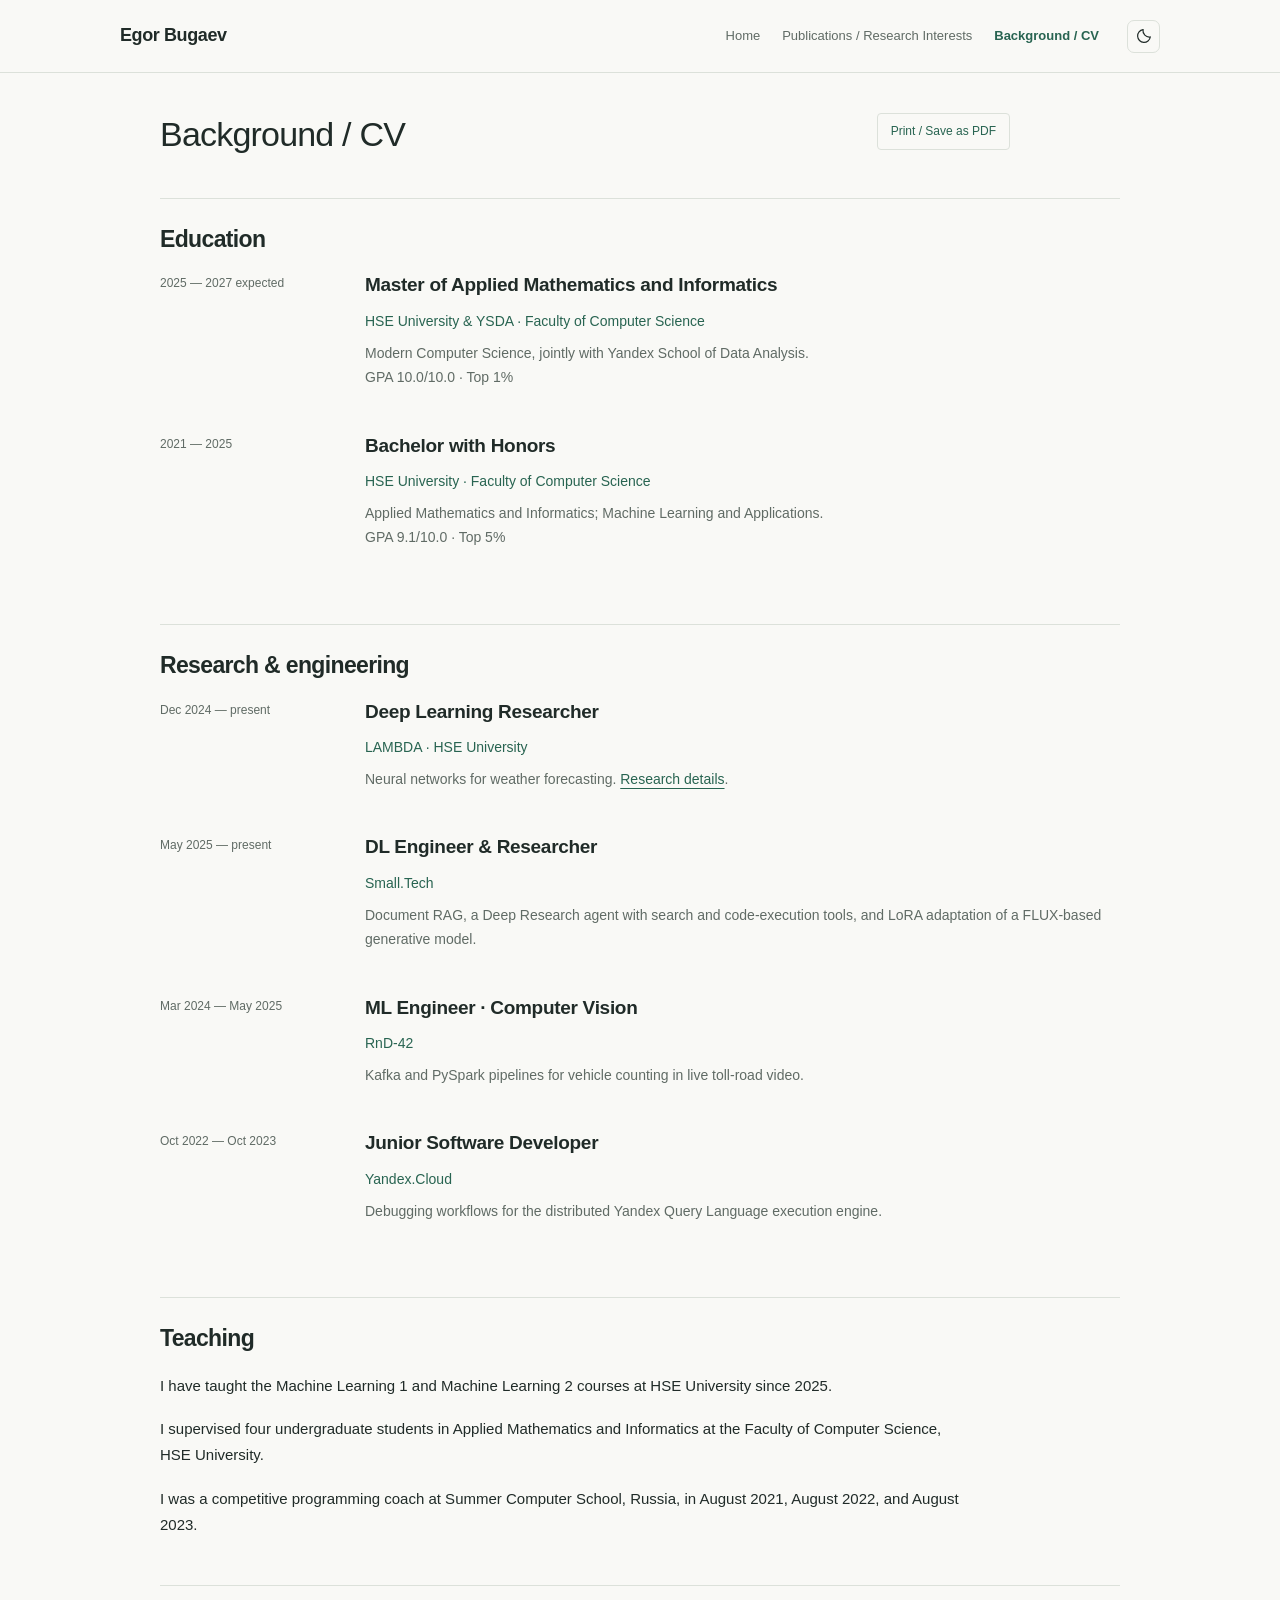
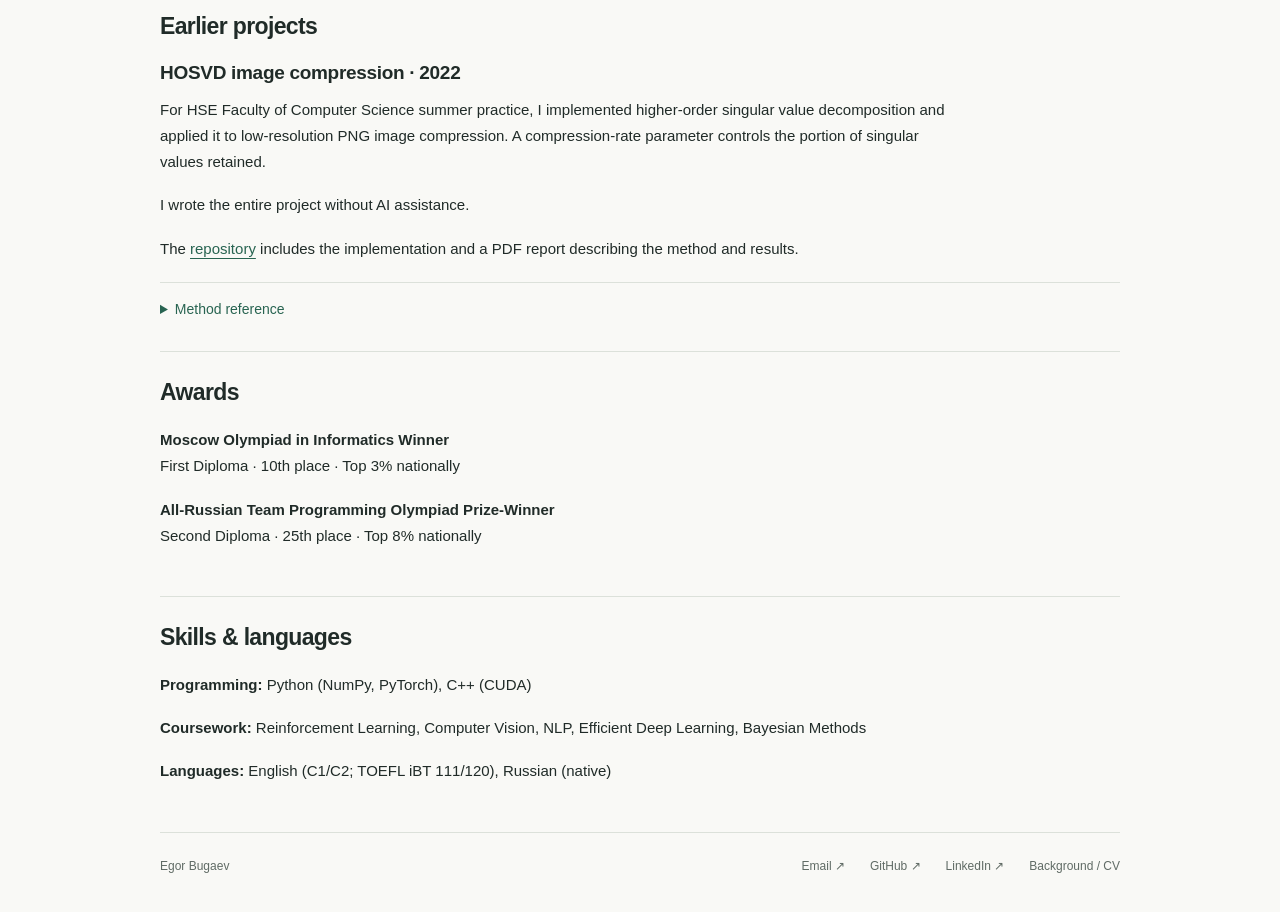
<file: tensor-compression.html>
<!doctype html>
<html lang="en"><head><meta charset="utf-8"><meta http-equiv="refresh" content="0;url=about.html#software"><meta name="viewport" content="width=device-width,initial-scale=1"><meta name="description" content="HOSVD image compression"><meta name="theme-color" content="#f9f9f6"><title>HOSVD image compression · Egor Bugaev</title><link rel="icon" href="favicon.svg" type="image/svg+xml"><link rel="stylesheet" href="style.css"><script src="theme.js"></script><script src="site.js" defer></script></head>
<body class="academic-site"><a class="skip" href="#main">Skip to content</a><header class="site-header"><div class="header-inner"><a class="wordmark" href="index.html">Egor Bugaev</a><nav aria-label="Main navigation"><a href="index.html">Home</a><a href="research.html">Publications / Research Interests</a><a href="about.html">Background / CV</a></nav><button class="theme-toggle" type="button" aria-label="Toggle dark mode" aria-pressed="false" hidden><svg viewBox="0 0 24 24" width="18" height="18" fill="none" stroke="currentColor" stroke-width="1.6" aria-hidden="true"><path d="M20.4 13.3A8.5 8.5 0 0 1 10.7 3.6 8.5 8.5 0 1 0 20.4 13.3Z"/></svg></button></div></header>
<main id="main"><section class="page-intro"><h1>HOSVD image compression</h1><p><a href="about.html#software">Continue to hosvd image compression</a>.</p></section></main><footer><span>Egor Bugaev</span><div><a href="mailto:ebugaev@hse.ru">Email ↗</a><a href="https://github.com/epbugaev">GitHub ↗</a><a href="https://www.linkedin.com/in/epbugaev/">LinkedIn ↗</a><a href="about.html">Background / CV</a></div></footer></body></html>
</file>
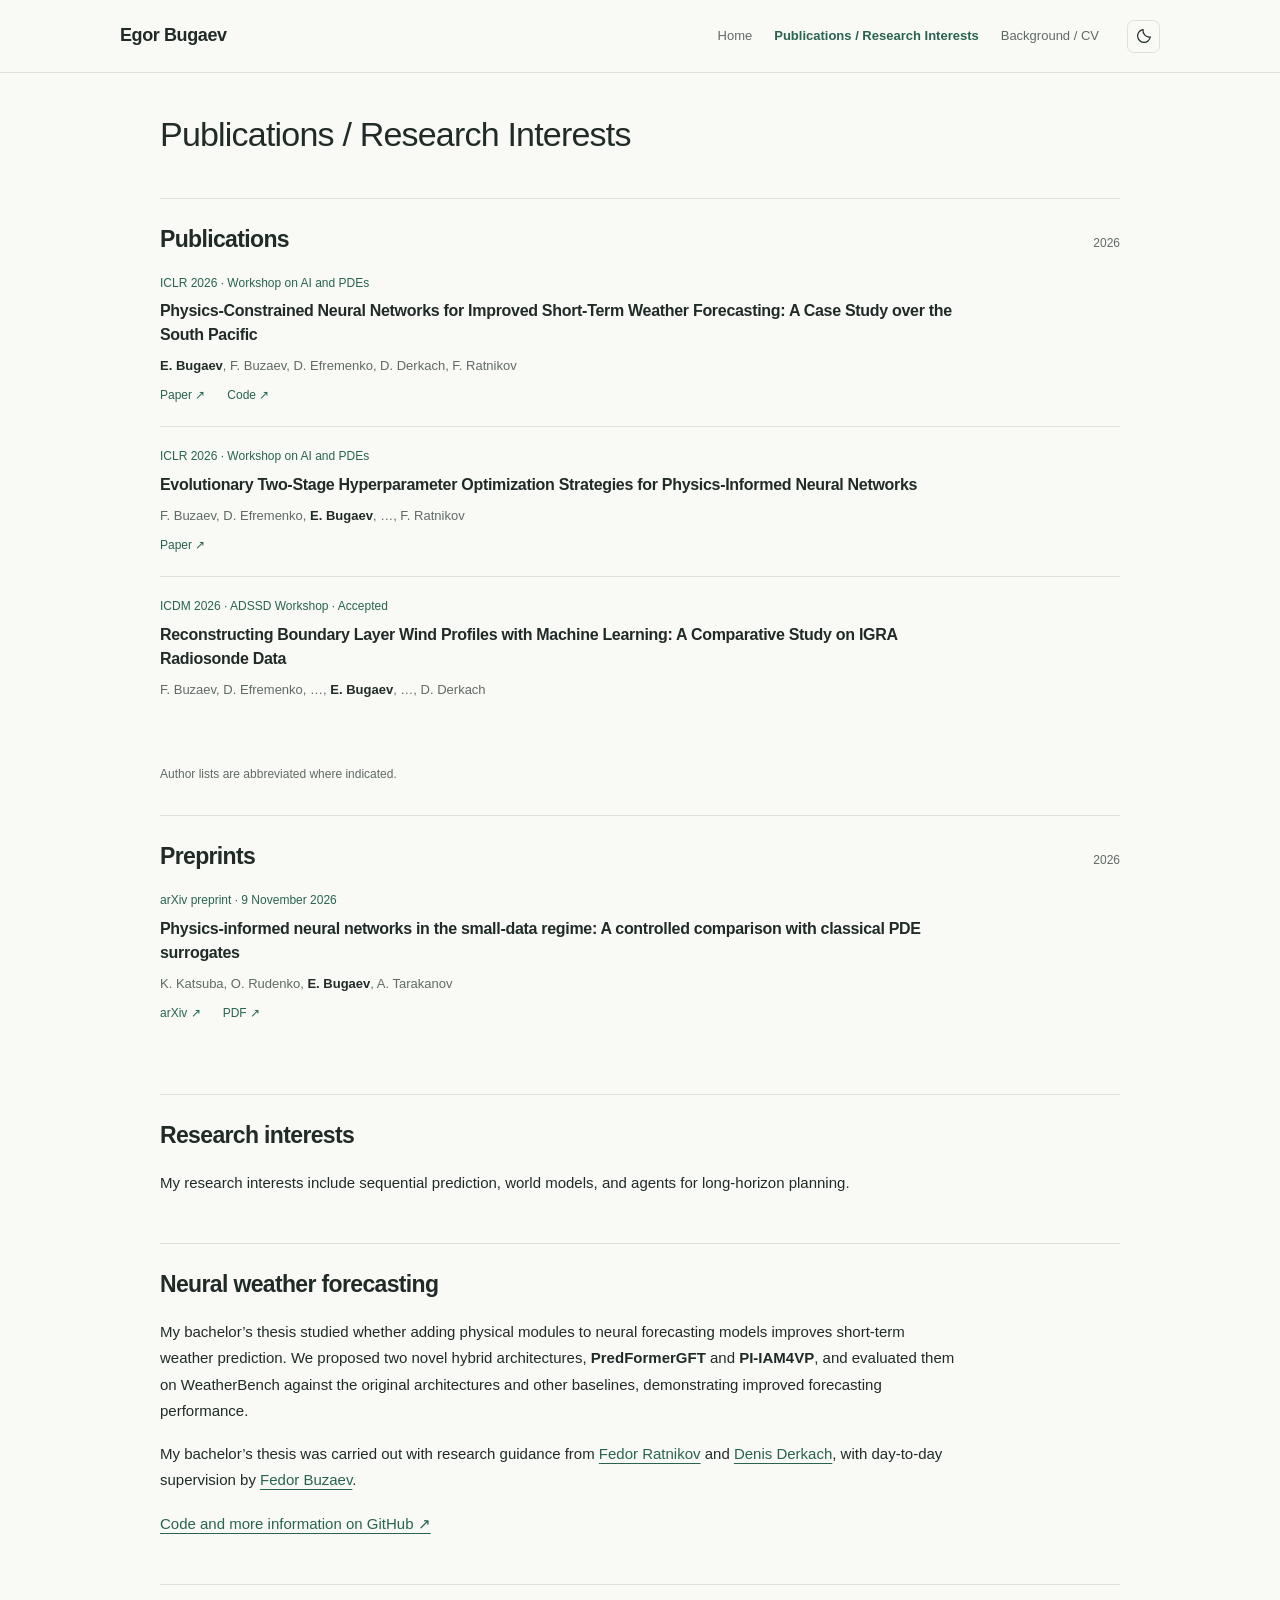
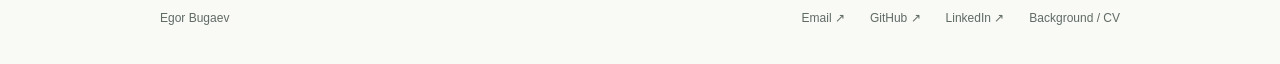
<file: weather-forecasting.html>
<!doctype html>
<html lang="en"><head><meta charset="utf-8"><meta http-equiv="refresh" content="0;url=research.html#forecasting"><meta name="viewport" content="width=device-width,initial-scale=1"><meta name="description" content="Neural weather forecasting"><meta name="theme-color" content="#f9f9f6"><title>Neural weather forecasting · Egor Bugaev</title><link rel="icon" href="favicon.svg" type="image/svg+xml"><link rel="stylesheet" href="style.css"><script src="theme.js"></script><script src="site.js" defer></script></head>
<body class="academic-site"><a class="skip" href="#main">Skip to content</a><header class="site-header"><div class="header-inner"><a class="wordmark" href="index.html">Egor Bugaev</a><nav aria-label="Main navigation"><a href="index.html">Home</a><a href="research.html">Publications / Research Interests</a><a href="about.html">Background / CV</a></nav><button class="theme-toggle" type="button" aria-label="Toggle dark mode" aria-pressed="false" hidden><svg viewBox="0 0 24 24" width="18" height="18" fill="none" stroke="currentColor" stroke-width="1.6" aria-hidden="true"><path d="M20.4 13.3A8.5 8.5 0 0 1 10.7 3.6 8.5 8.5 0 1 0 20.4 13.3Z"/></svg></button></div></header>
<main id="main"><section class="page-intro"><h1>Neural weather forecasting</h1><p><a href="research.html#forecasting">Continue to neural weather forecasting</a>.</p></section></main><footer><span>Egor Bugaev</span><div><a href="mailto:ebugaev@hse.ru">Email ↗</a><a href="https://github.com/epbugaev">GitHub ↗</a><a href="https://www.linkedin.com/in/epbugaev/">LinkedIn ↗</a><a href="about.html">Background / CV</a></div></footer></body></html>
</file>
<file: style.css>
:root{color-scheme:light;--paper:#f9f9f6;--ink:#202b28;--muted:#606b65;--accent:#286451;--line:#dce1da;--panel:#eff2eb;--hover:#e5ebe1;--soft:#88988d}
:root[data-theme=dark]{color-scheme:dark;--paper:#131816;--ink:#e9ede7;--muted:#abb6ac;--accent:#a5cdb5;--line:#303a33;--panel:#1c251f;--hover:#28372c;--soft:#829d8a}
@media(prefers-color-scheme:dark){:root:not([data-theme=light]){color-scheme:dark;--paper:#131816;--ink:#e9ede7;--muted:#abb6ac;--accent:#a5cdb5;--line:#303a33;--panel:#1c251f;--hover:#28372c;--soft:#829d8a}}
*{box-sizing:border-box}html{scroll-behavior:smooth;scroll-padding-top:28px}body{margin:0;background:var(--paper);color:var(--ink);font:16px/1.75 -apple-system,BlinkMacSystemFont,"Segoe UI",sans-serif;-webkit-font-smoothing:antialiased}a{color:var(--accent);text-underline-offset:4px;text-decoration-thickness:1px}a:hover{text-decoration:underline}button{font:inherit;cursor:pointer}a:focus-visible,button:focus-visible{outline:2px solid var(--accent);outline-offset:5px}[hidden]{display:none!important}p{margin:0 0 17px}h1,h2,h3{line-height:1.25}h1{font-weight:540;letter-spacing:-1.8px;font-size:clamp(36px,5vw,54px);margin:0 0 24px}h2{font-weight:550;font-size:25px;letter-spacing:-.65px;margin:0}h3{font-weight:550;font-size:19px;letter-spacing:-.3px;margin:0 0 12px}h2 a,h3 a{color:inherit;text-decoration:none}main,footer,.header-inner{width:min(1040px,calc(100% - 80px));margin:auto}.site-header{border-bottom:1px solid var(--line)}.header-inner{min-height:85px;display:flex;align-items:center;gap:28px;flex-wrap:wrap;padding:17px 0}.wordmark{font-size:18px;font-weight:650;letter-spacing:-.4px;color:var(--ink);text-decoration:none;margin-right:auto;white-space:nowrap}.wordmark-detail{display:none;font-size:12px;color:var(--muted);font-weight:400}.header-inner nav{display:flex;gap:23px;align-items:center;font-size:13px}.header-inner nav a{color:var(--muted);text-decoration:none}.header-inner nav a[aria-current=page]{color:var(--accent);font-weight:650}.header-inner nav a:hover{color:var(--ink)}.theme-toggle{width:33px;height:33px;display:grid;place-items:center;background:transparent;border:1px solid var(--line);border-radius:7px;color:var(--ink);flex-shrink:0}.theme-toggle:hover{background:var(--hover)}.skip{position:absolute;top:-100px;left:20px;padding:10px 16px;background:var(--paper);z-index:10}.skip:focus{top:12px}.eyebrow{font-size:11px;line-height:1.6;letter-spacing:1.25px;text-transform:uppercase;color:var(--accent);font-weight:550;margin:0 0 16px}.hero{padding:66px 0 62px;max-width:820px}.hero h1{font-size:28px;letter-spacing:-.7px;margin:0 0 21px}.hero-statement{font:normal clamp(37px,5.4vw,59px)/1.13 Georgia,"Times New Roman",serif;letter-spacing:-1.7px;margin:0 0 27px}.hero-copy{max-width:715px;font-size:16px;color:var(--muted)}.hero-copy p:first-child{color:var(--ink)}.text-links{display:flex;flex-wrap:wrap;gap:22px;font-size:13px}.text-links a{text-decoration:none}.text-links a:hover{text-decoration:underline}.hero-links{margin-top:27px;gap:28px}.hero-links a:first-child{font-weight:600}.section{padding:34px 0 43px;border-top:1px solid var(--line)}.section-heading{display:flex;align-items:baseline;justify-content:space-between;gap:20px;margin:0 0 32px}.section-heading>a{font-size:12px;color:var(--muted);text-decoration:none}.section-heading>a:hover{color:var(--accent)}.feature-layout{display:grid;grid-template-columns:1.1fr 1fr;gap:50px;align-items:center}.feature-layout p:not(.eyebrow){font-size:14px;color:var(--muted);max-width:510px}.feature-title{font:normal 30px/1.22 Georgia,"Times New Roman",serif;letter-spacing:-.5px;margin-bottom:18px}.read-link{font-size:13px;text-decoration:none;color:var(--accent)}.method{margin:0;padding:22px 20px;background:var(--panel);border:1px solid var(--line);border-radius:3px}.method-label{font:10px ui-monospace,monospace;color:var(--muted);text-transform:uppercase;letter-spacing:1.1px}.method-flow{display:flex;gap:10px;justify-content:space-between;align-items:center;margin:30px 0}.method-flow>div{display:flex;flex-direction:column;gap:7px}.method-flow span{color:var(--soft);font:12px ui-monospace,monospace}.method-flow strong{font-size:12px;font-weight:550}.method-flow small{font-size:9px;color:var(--muted);white-space:nowrap}.method-flow b{font-weight:400;color:var(--soft);font-size:16px}.method figcaption{font-size:10px;color:var(--muted);line-height:1.6;border-top:1px solid var(--line);padding-top:12px}.publication{border-bottom:1px solid var(--line);padding-bottom:26px;margin-bottom:27px;max-width:870px}.publication:last-of-type{border:0;margin-bottom:0;padding-bottom:0}.publication .eyebrow,.publication .venue{font-size:10px;letter-spacing:.8px;margin-bottom:11px;color:var(--accent)}.publication h3{font-size:18px;line-height:1.5;max-width:820px;margin-bottom:10px}.authors{font-size:13px;color:var(--muted);margin-bottom:13px}.authors strong{color:var(--ink);font-weight:600}.publication .text-links{font-size:12px}.work-grid{display:grid;grid-template-columns:1fr 1fr;gap:50px}.work-grid article+article{border-left:1px solid var(--line);padding-left:38px}.work-grid p:not(.eyebrow){font-size:14px;color:var(--muted)}.contact-section{padding:40px 0 60px;border-top:1px solid var(--line)}.contact-section h2{font:normal 34px Georgia,serif;letter-spacing:-.7px;margin-bottom:15px}.contact-section p:not(.eyebrow){font-size:14px;color:var(--muted)}.contact-section>a{font-size:16px}footer{border-top:1px solid var(--line);padding:23px 0 35px;display:flex;justify-content:space-between;font-size:12px;color:var(--muted)}footer div{display:flex;flex-wrap:wrap;gap:12px 25px}footer a{text-decoration:none;color:var(--muted)}.page-intro{padding:64px 0 48px;max-width:790px}.page-lead{font-size:18px;line-height:1.7;color:var(--muted);margin:0;max-width:730px}.numbered-list article{display:grid;grid-template-columns:50px 1fr;gap:25px;max-width:760px;margin-bottom:26px}.numbered-list article>span{font:italic 24px Georgia,serif;color:var(--soft)}.numbered-list p{font-size:15px;color:var(--muted)}.year-heading{font:30px Georgia,serif;margin:0 0 30px}.small-note{font-size:12px!important;color:var(--muted)}.section>.small-note{margin:35px 0 0}.filters{display:flex;gap:10px;flex-wrap:wrap;padding:0 0 25px}.filters button{border:1px solid var(--line);background:transparent;color:var(--muted);padding:7px 14px;font-size:12px;border-radius:4px}.filters button[aria-pressed=true]{background:var(--ink);border-color:var(--ink);color:var(--paper)}.project-list{padding-bottom:38px}.project-row{display:grid;grid-template-columns:230px 1fr;gap:40px;padding:32px 0;border-top:1px solid var(--line)}.project-meta .eyebrow{margin-bottom:7px}.project-meta span{font-size:11px;color:var(--muted)}.project-row h2{font-size:23px;margin-bottom:15px}.project-row p:not(.eyebrow){font-size:15px;color:var(--muted)}.article-intro{padding:40px 0 47px;max-width:850px}.back-link{display:inline-block;font-size:12px;text-decoration:none;color:var(--muted);margin:0 0 35px}.article-intro h1{font-size:clamp(36px,5vw,50px);max-width:800px}.article-intro .text-links{margin-top:22px}.article-layout{display:grid;grid-template-columns:180px minmax(0,700px);gap:55px;border-top:1px solid var(--line);padding:35px 0 45px}.article-layout aside{align-self:start;position:sticky;top:30px;display:flex;flex-direction:column;gap:10px}.article-layout aside .eyebrow{color:var(--muted);font-size:10px;margin-bottom:3px}.article-layout aside a{font-size:12px;color:var(--muted);text-decoration:none}.prose section{margin-bottom:38px;scroll-margin-top:28px}.prose h2{margin:0 0 20px;font-size:25px}.prose h3{margin-top:25px}.prose p,.prose li{font-size:16px;color:var(--muted)}.prose strong{color:var(--ink);font-weight:600}.prose ul{padding-left:22px}.prose li{margin-bottom:12px}.prose .method{margin:25px 0}.prose .method-flow strong{font-size:15px}.prose .method-flow small{font-size:11px}.standalone{max-width:750px;border-top:1px solid var(--line);padding:35px 0}.timeline article{display:grid;grid-template-columns:180px 1fr;gap:25px;margin-bottom:27px}.timeline .date{font-size:12px;color:var(--muted)}.timeline .organization{font-size:14px;color:var(--accent);margin-bottom:7px}.timeline article div>p:last-child{font-size:14px;color:var(--muted)}.cv-title{padding:50px 0 35px}.cv-title h1{margin:12px 0 15px}.cv-title>a{font-size:14px}.print-button{float:right;background:transparent;border:1px solid var(--line);color:var(--accent);border-radius:4px;padding:7px 13px;font-size:12px}.paper-links{display:flex;gap:20px;font-size:12px}.paper-links a{text-decoration:none}.sr-only{position:absolute;width:1px;height:1px;padding:0;margin:-1px;overflow:hidden;clip:rect(0,0,0,0);white-space:nowrap;border:0}
@media(min-width:1350px){.wordmark-detail{display:inline}.header-inner{width:min(1160px,calc(100% - 80px))}}
@media(max-width:850px){main,footer,.header-inner{width:calc(100% - 48px)}.header-inner{gap:16px}.header-inner nav{gap:17px}.feature-layout{gap:26px;grid-template-columns:1fr 1fr}.method{padding:17px 14px}.method-flow{gap:7px}.method-flow small{font-size:8px}.article-layout{grid-template-columns:145px minmax(0,1fr);gap:30px}}
@media(max-width:640px){main,footer,.header-inner{width:calc(100% - 36px)}.header-inner{padding:18px 0 13px;gap:13px}.wordmark{font-size:17px}.header-inner nav{order:3;flex-basis:100%;justify-content:space-between;gap:10px;font-size:12px;padding-top:3px}.theme-toggle{width:30px;height:30px}.hero{padding:40px 0}.hero h1{font-size:25px}.hero-statement{font-size:40px;letter-spacing:-1.3px}.hero-copy{font-size:15px}.hero-links{column-gap:20px;row-gap:12px}.hero-links a:first-child{flex-basis:100%}.section{padding:27px 0 33px}.section-heading{gap:12px;margin-bottom:27px}.section-heading h2{font-size:22px}.section-heading>a{font-size:11px}.feature-layout,.work-grid{grid-template-columns:1fr;gap:25px}.feature-title{font-size:29px}.method{padding:20px}.method-flow{margin:25px 0;gap:10px}.method-flow small{font-size:10px}.method-flow strong{font-size:13px}.publication h3{font-size:17px}.work-grid article+article{border-left:0;border-top:1px solid var(--line);padding:25px 0 0}.page-intro{padding:40px 0 34px}h1{font-size:36px;letter-spacing:-1px}.page-lead{font-size:16px}.project-row{grid-template-columns:1fr;gap:15px}.project-meta .eyebrow{margin-bottom:1px}.project-row h2{font-size:22px}.article-intro{padding:28px 0 34px}.article-intro h1{font-size:36px}.article-layout{grid-template-columns:1fr;gap:25px}.article-layout aside{position:static;border-bottom:1px solid var(--line);padding-bottom:22px;flex-direction:row;flex-wrap:wrap;column-gap:18px;row-gap:8px}.article-layout aside .eyebrow{flex-basis:100%}.prose p,.prose li{font-size:15px}.numbered-list article{grid-template-columns:30px 1fr;gap:15px}.timeline article{grid-template-columns:1fr;gap:2px}.timeline .date{margin-bottom:5px}.cv-title h1{font-size:37px}.print-button{float:none;margin-bottom:22px}.contact-section h2{font-size:29px}footer{font-size:11px}footer div{gap:18px}}
@media(prefers-reduced-motion:reduce){html{scroll-behavior:auto}}
@media print{:root{--paper:#fff;--ink:#000;--muted:#333;--accent:#000;--line:#ccc;--panel:#fff;color-scheme:light}body{background:white;color:black;font-size:10pt}.site-header,footer,.skip,.print-button,.filters,.article-layout aside{display:none!important}main{width:100%}.cv-title{padding:0 0 18px}.cv-title h1{font-size:30pt}.section{padding:16px 0}.section-heading{margin-bottom:14px}h2{font-size:18pt}.publication,.timeline article{break-inside:avoid}.publication{margin-bottom:14px;padding-bottom:14px}.publication h3{font-size:11pt}.authors,.timeline article div>p:last-child,.organization{font-size:10pt}.timeline article{grid-template-columns:140px 1fr;gap:15px;margin-bottom:15px}.article-layout{display:block}a{color:inherit;text-decoration:none}.prose section{break-inside:avoid}@page{margin:16mm}}
/* Let the conceptual diagram shrink naturally on narrow screens. */
.feature-layout>*{min-width:0}.method-flow>div{min-width:0}.method-flow small{white-space:normal}
@media(max-width:640px){.feature-layout{grid-template-columns:minmax(0,1fr)}.method-flow{gap:6px}.method-flow strong{font-size:12px}.method-flow small{font-size:9px}.prose .method-flow strong{font-size:12px}.prose .method-flow small{font-size:9px}}
@media(max-width:360px){.header-inner nav{gap:5px;font-size:11px}.hero-statement{font-size:35px}.section-heading{flex-wrap:wrap}.method{padding:16px}.method-flow{gap:4px}.method-flow strong{font-size:11px}}
/* Head-and-shoulders display crop from the original 960 × 1280 photograph.
   The visible square corresponds to x=180, y=480, width=600, height=600. */
.hero-with-portrait{max-width:none;display:grid;grid-template-columns:minmax(0,1fr) 240px;gap:54px;align-items:start}
.hero-text{min-width:0}
.portrait-crop{position:relative;width:240px;aspect-ratio:1;overflow:hidden;border-radius:50%;margin-top:39px;background:var(--panel)}
.portrait-crop img{display:block;position:absolute;width:160%;max-width:none;height:auto;left:-30%;top:-80%}
@media(max-width:1000px) and (min-width:641px){.hero-with-portrait{grid-template-columns:minmax(0,1fr) 190px;gap:30px}.portrait-crop{width:190px}.hero-with-portrait .hero-statement{font-size:44px}}
@media(max-width:640px){.hero-with-portrait{display:flex;flex-direction:column;gap:25px}.portrait-crop{order:-1;width:150px;margin-top:0}.hero-text{width:100%}}
@media print{.hero-with-portrait{grid-template-columns:1fr 140px;gap:25px}.portrait-crop{width:140px}}
/* Academic layout: factual headings, compact sections, and readable prose. */
.academic-site .header-inner{min-height:72px}
.academic-site main,.academic-site footer{max-width:960px}
.academic-site .hero{padding:45px 0 34px}
.academic-site .hero-with-portrait{grid-template-columns:minmax(0,1fr) 200px;gap:45px}
.academic-site .hero h1{font-size:36px;font-weight:600;margin-bottom:20px;letter-spacing:-1px}
.academic-site .hero-text>p{font-size:15px;line-height:1.8;margin-bottom:15px}
.academic-site .hero .text-links{margin-top:20px}
.academic-site .portrait-crop{width:200px;margin-top:7px}
.academic-site .section{padding:26px 0 30px}
.academic-site .section-heading{margin-bottom:20px}
.academic-site h2{font-size:23px}
.academic-site .section>p{max-width:800px;font-size:15px}
.academic-site .publication{max-width:none;padding-bottom:20px;margin-bottom:20px}
.academic-site .publication h3{font-size:16px;line-height:1.5;margin-bottom:8px}
.academic-site .publication .eyebrow{text-transform:none;font-size:12px;letter-spacing:0;margin-bottom:6px;font-weight:400}
.academic-site .publication .authors{margin-bottom:8px}
.academic-site .section-heading>span{font-size:12px;color:var(--muted)}
.academic-site .page-intro{padding:40px 0 28px;max-width:850px}
.academic-site .page-intro h1,.academic-site .article-intro h1{font-size:34px;letter-spacing:-.8px;line-height:1.25;margin-bottom:14px}
.academic-site .page-lead{font-size:15px}
.academic-site .page-intro .text-links{margin-top:18px}
.academic-site .article-layout{grid-template-columns:150px minmax(0,1fr);gap:40px;padding-top:28px}
.academic-site .article-layout aside>p{font-size:12px;margin:0 0 4px;color:var(--muted)}
.academic-site .prose p,.academic-site .prose li{font-size:15px}
.academic-site .prose section{margin-bottom:30px}
.plain-work-list{padding-left:20px;margin:0;font-size:15px}
.plain-work-list li{margin-bottom:10px}
.code-index dt{font-size:13px;color:var(--ink);overflow-wrap:anywhere}
.code-index dd{margin:5px 0 18px;font-size:14px;color:var(--muted)}
@media(max-width:800px) and (min-width:641px){.academic-site .hero-with-portrait{grid-template-columns:minmax(0,1fr) 165px;gap:25px}.academic-site .portrait-crop{width:165px}}
@media(max-width:640px){.academic-site .hero{padding-top:30px}.academic-site .hero-with-portrait{display:grid;grid-template-columns:1fr;gap:22px}.academic-site .portrait-crop{width:125px;margin:0;order:-1}.academic-site .hero h1{font-size:31px}.academic-site .hero-text>p{font-size:15px}.academic-site .page-intro h1,.academic-site .article-intro h1{font-size:29px}.academic-site .article-layout{grid-template-columns:minmax(0,1fr);gap:24px}.academic-site .article-layout aside>p{flex-basis:100%}}
/* Three-page navigation and optional research detail. */
.academic-site .header-inner nav{gap:22px;line-height:1.4}
.research-details{margin:20px 0 0;border-top:1px solid var(--line);padding:14px 0 0}
.research-details summary{cursor:pointer;color:var(--accent);font-size:14px;width:fit-content}
.research-details summary:focus-visible{outline:2px solid var(--accent);outline-offset:5px}
.research-details[open]>summary{margin-bottom:24px}
.research-details .prose{max-width:780px}
.research-details .prose h3{margin-top:0;font-size:19px}
.research-details>p{margin-top:16px;font-size:14px;color:var(--muted)}
.cv-print-identity{display:none}
@media(max-width:760px){.academic-site .header-inner nav{order:3;flex-basis:100%;display:grid;grid-template-columns:auto minmax(0,1.7fr) minmax(0,1fr);gap:18px;font-size:12px;align-items:start}.academic-site .header-inner{gap:14px}.academic-site .wordmark{margin-right:auto}}
@media print{.cv-print-identity{display:block;font-size:11pt}.research-details{border:0}.research-details>summary{display:none}.academic-site .page-intro{padding-top:0}}

/* Compact homepage previews; full records live on Research and Background. */
.home-publications,.home-news{list-style:none;margin:0;padding:0}
.home-publications li+li{margin-top:18px}
.home-section h3{font-size:16px;line-height:1.5;letter-spacing:0;margin:0 0 4px}
.home-section .entry-meta{font-size:12px;color:var(--muted);margin:0}
.current-work article{display:grid;grid-template-columns:235px minmax(0,1fr);gap:28px}
.current-work article+article{margin-top:20px}
.current-work p{font-size:14px;margin:0;color:var(--muted)}
.current-work .role-title{color:var(--ink);font-weight:550;margin-bottom:3px}
.current-work p a{white-space:nowrap}
.home-news li+li{margin-top:20px}
.home-news .entry-meta{margin-bottom:4px}
.home-news li>p:not(.entry-meta){font-size:14px;color:var(--muted);margin:0}
@media(max-width:640px){.home-section .section-heading{align-items:start;gap:12px;flex-wrap:wrap}.current-work article{grid-template-columns:1fr;gap:3px}.home-section h3{font-size:15px}}

@media(max-width:640px){.academic-site footer{flex-wrap:wrap;gap:12px}.academic-site footer div{flex-wrap:wrap;gap:10px 18px}}
</file>
